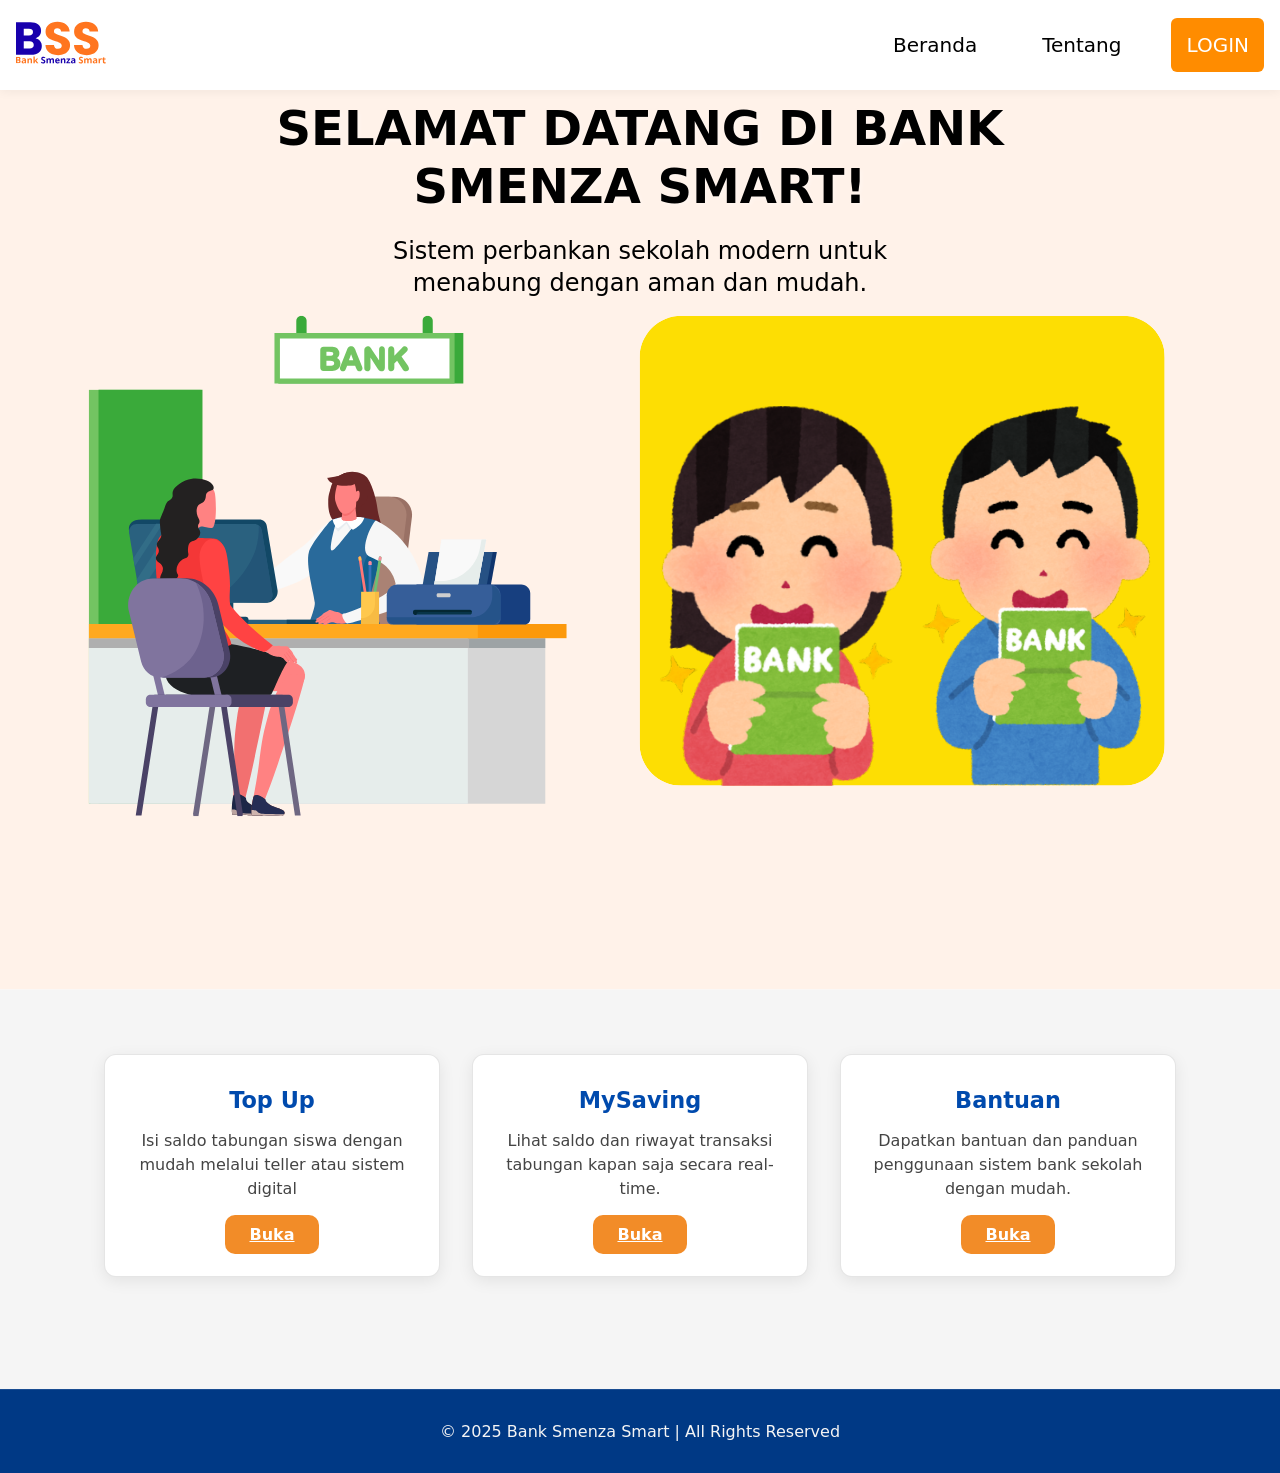
<file: index.html>
<!DOCTYPE html>
<html lang="id">

<head>
    <meta charset="UTF-8">
    <meta name="viewport" content="width=device-width, initial-scale=1.0">
    <title>Bank Smenza Smart</title>
    <link rel="stylesheet" href="dashbs.css">
</head>

<body>
    <!-- Navigation -->
<nav>
    <img src="img/BSS (1).svg" alt="Logo Bank Smenza Smart" class="logo">
    <div class="nav-links">
        <a href="dashboard.html">Beranda</a>
        <a href="tentan.html">Tentang</a>
        <a href="loginn.html" class="login-btn">LOGIN</a>
    </div>
</nav>

    <!-- Hero Section -->
    <section class="hero" id="home">
        <h3>SELAMAT DATANG DI BANK<br>SMENZA SMART!</h3>
        <p>Sistem perbankan sekolah modern untuk menabung dengan aman dan mudah.</p>
    </section>

    <!-- Features Section -->
    <section class="features">
        <div class="feature-card">
            <div class="feature-header">
                <h3>Top Up</h3>
            </div>
            <p>Isi saldo tabungan siswa dengan mudah melalui teller atau sistem digital</p>
            <a href="loginn.html" class="feature-btn">Buka</a>
        </div>

        <div class="feature-card">
            <div class="feature-header">
                <h3>MySaving</h3>
            </div>
            <p>Lihat saldo dan riwayat transaksi tabungan kapan saja secara real-time.</p>
            <a href="loginn.html" class="feature-btn">Buka</a>
        </div>

        <div class="feature-card">
            <div class="feature-header">
                <h3>Bantuan</h3>
            </div>
            <p>Dapatkan bantuan dan panduan penggunaan sistem bank sekolah dengan mudah.</p>
            <a href="help.html" class="feature-btn">Buka</a>
        </div>
    </section>

    <!-- Footer -->
    <footer>
        <p>&copy; 2025 Bank Smenza Smart | All Rights Reserved</p>
    </footer>

    <script src="dashbu.js"></script>
</body>


</html>
</file>
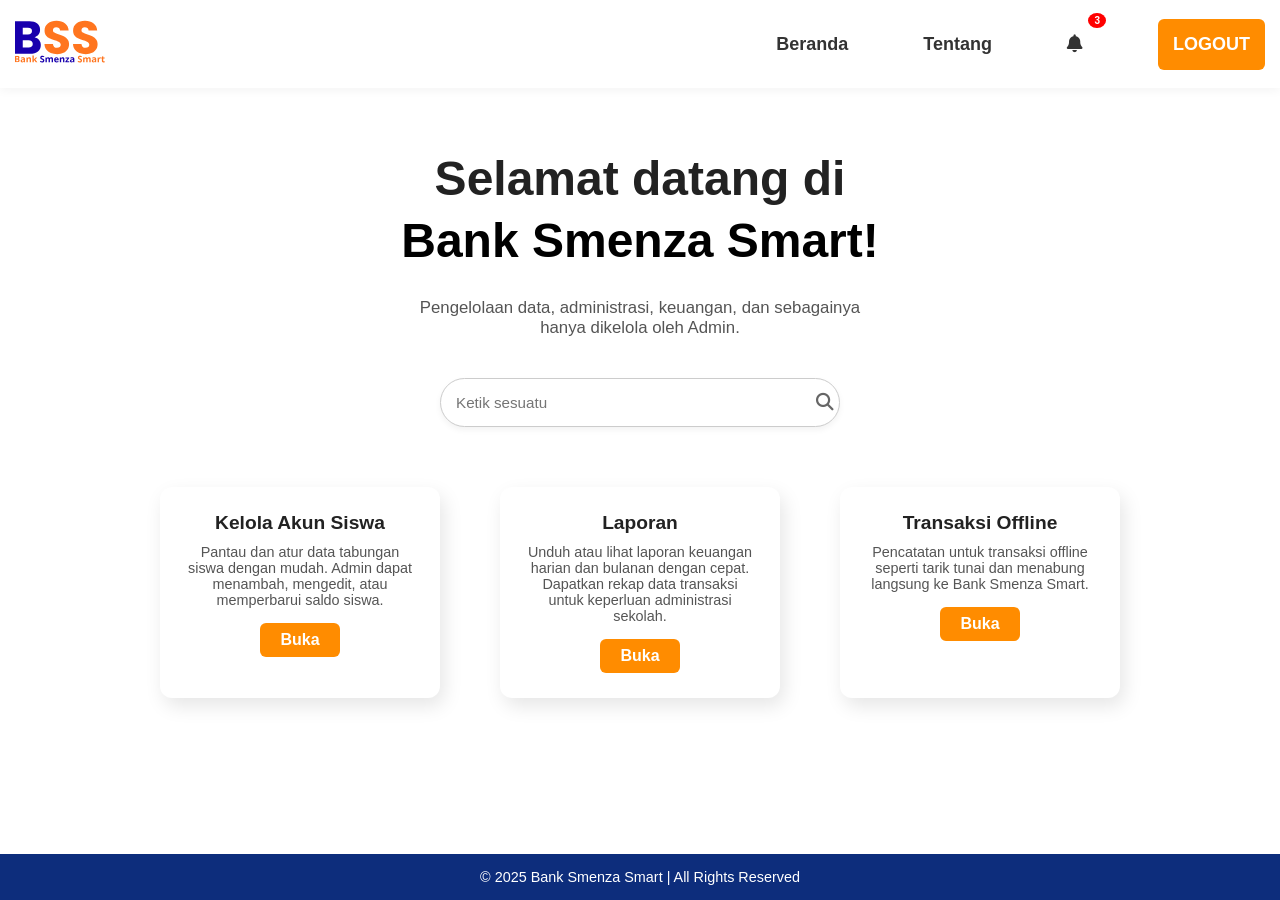
<file: dashad.html>
<!DOCTYPE html>
<html lang="id">

<head>
    <meta charset="UTF-8">
    <meta name="viewport" content="width=device-width, initial-scale=1.0">
    <title>Bank Smenza Smart | Admin</title>
    <link rel="stylesheet" href="dashadsty.css">
    <link rel="stylesheet" href="https://cdnjs.cloudflare.com/ajax/libs/font-awesome/6.5.0/css/all.min.css">
</head>

<body>
    <!-- Navbar -->
    <nav>
     <img src="img/BSS (1).svg" alt="Logo Bank Smenza Smart" class="logo">
        <div class="nav-links">
            <a href="dashad.html">Beranda</a>
            <a href="tentanlo.html">Tentang</a>
            <a href="noti.html" class="notif-icon">
                <i class="fas fa-bell"></i>
                <span class="notif-badge">3</span> 
            </a>
            <a href="index.html" class="logout-btn">LOGOUT</a>
        </div>
    </nav>

    <!-- Hero Section -->
    <section class="hero fade-in">
        <h1 class="fade-in fade-delay-1">Selamat datang di <br><span>Bank Smenza Smart!</span></h1>
        <p class="fade-in fade-delay-2">
            Pengelolaan data, administrasi, keuangan, dan sebagainya <br> hanya dikelola oleh Admin.
        </p>

        <div class="search-bar fade-in fade-delay-3">
            <input type="text" placeholder="Ketik sesuatu">
            <button><i class="fa fa-search"></i></button>
        </div>

        <div class="cards fade-in fade-delay-3">
            <div class="card fade-in fade-delay-2">
                <h3>Kelola Akun Siswa</h3>
                <p>Pantau dan atur data tabungan siswa dengan mudah. Admin dapat menambah, mengedit, atau memperbarui
                    saldo siswa.</p>
                <a href="kelolaas.html" class="card-btn">Buka</a>
            </div>

            <div class="card fade-in fade-delay-3">
                <h3>Laporan</h3>
                <p>Unduh atau lihat laporan keuangan harian dan bulanan dengan cepat. Dapatkan rekap data transaksi
                    untuk keperluan administrasi sekolah.</p>
                <a href="lapo.html" class="card-btn">Buka</a>
            </div>
            <div class="card fade-in fade-delay-3">
                <h3>Transaksi Offline</h3>
                <p>Pencatatan untuk transaksi offline seperti tarik tunai dan menabung langsung ke Bank Smenza Smart.</p>
                <a href="tsoff.html" class="card-btn">Buka</a>
            </div>
        </div>
    </section>

    <!-- Footer -->
    <footer>
        <p>© 2025 Bank Smenza Smart | All Rights Reserved</p>
    </footer>

    <script>
        const faders = document.querySelectorAll('.fade-in');
        const appearOptions = {
            threshold: 0.2,
            rootMargin: "0px 0px -50px 0px"
        };

        const appearOnScroll = new IntersectionObserver(function (entries, observer) {
            entries.forEach(entry => {
                if (!entry.isIntersecting) return;
                entry.target.classList.add('appear');
                observer.unobserve(entry.target);
            });
        }, appearOptions);

        faders.forEach(fader => {
            appearOnScroll.observe(fader);
        });
    </script>
</body>


</html>
</file>
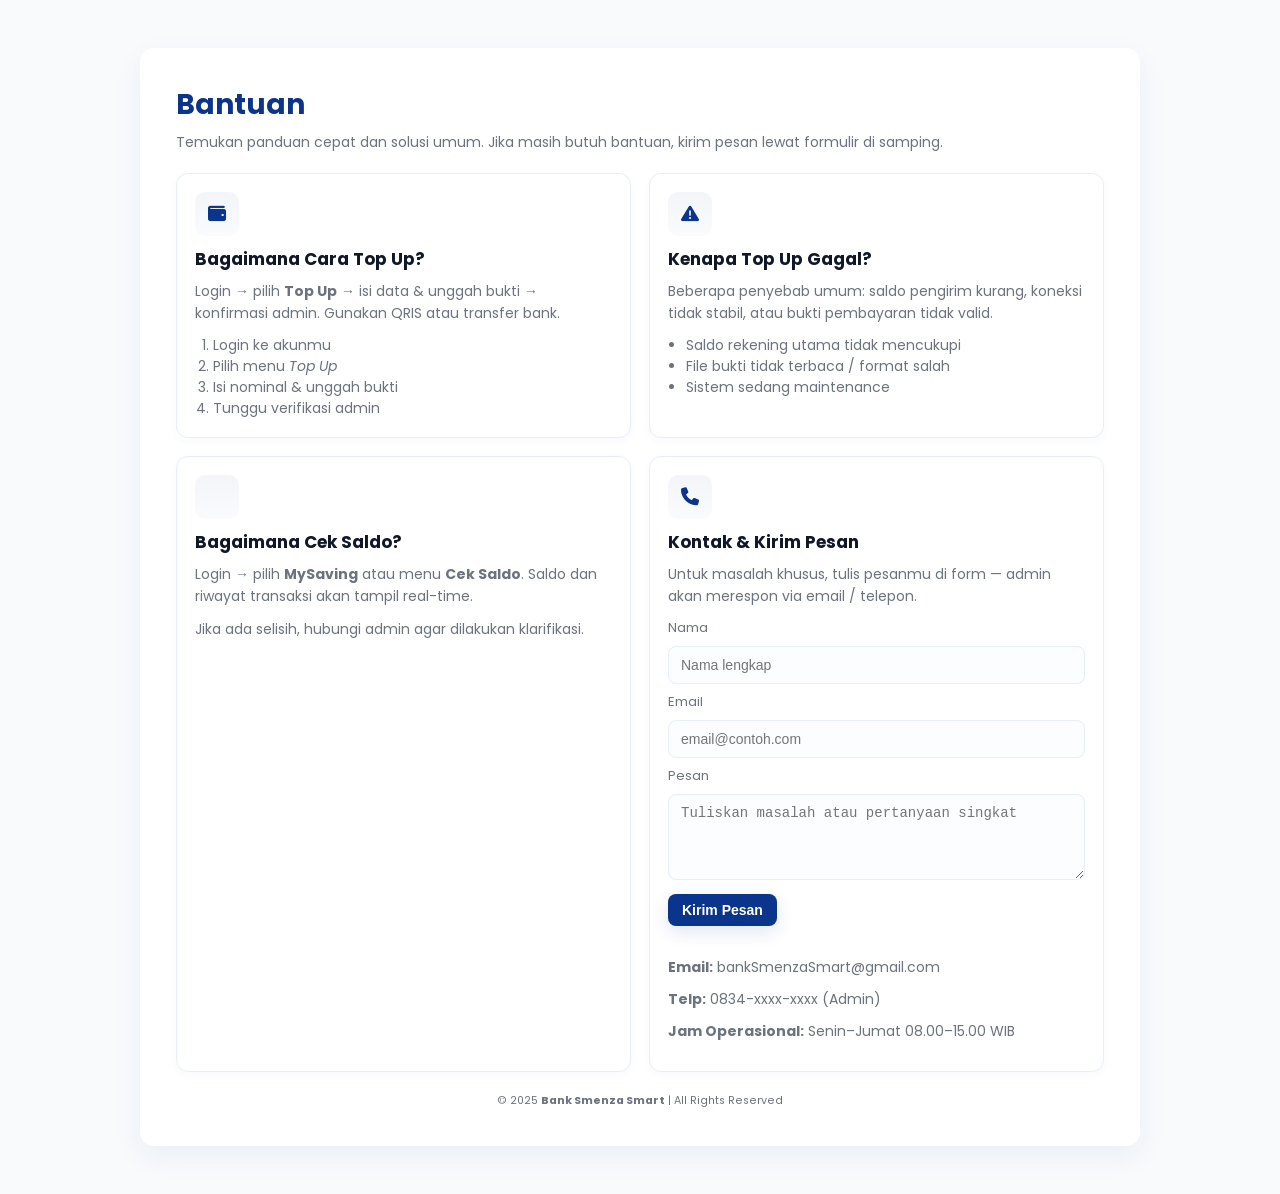
<file: help.html>
<!DOCTYPE html>
<html lang="id">

<head>
    <meta charset="utf-8" />
    <meta name="viewport" content="width=device-width,initial-scale=1" />
    <title>Bantuan | Bank Smenza Smart</title>

    <!-- Poppins + FontAwesome -->
    <link href="https://fonts.googleapis.com/css2?family=Poppins:wght@300;400;600;700&display=swap" rel="stylesheet">
    <link rel="stylesheet" href="https://cdnjs.cloudflare.com/ajax/libs/font-awesome/6.4.2/css/all.min.css">
    <link rel="stylesheet" href="helpsty.css">
</head>

<body>
    <main class="page">
        <div class="container">
            <header class="page-header">
                <h1>Bantuan</h1>
                <p class="lead">Temukan panduan cepat dan solusi umum. Jika masih butuh bantuan, kirim pesan lewat
                    formulir di samping.</p>
            </header>

            <section class="help-area">
                <!-- Grid dua kolom -->
                <div class="cards">
                    <article class="card">
                        <div class="icon"><i class="fa-solid fa-wallet"></i></div>
                        <h3>Bagaimana Cara Top Up?</h3>
                        <p>Login → pilih <strong>Top Up</strong> → isi data & unggah bukti → konfirmasi admin. Gunakan
                            QRIS atau transfer bank.</p>
                        <ol class="steps">
                            <li>Login ke akunmu</li>
                            <li>Pilih menu <em>Top Up</em></li>
                            <li>Isi nominal & unggah bukti</li>
                            <li>Tunggu verifikasi admin</li>
                        </ol>
                    </article>

                    <article class="card">
                        <div class="icon warning"><i class="fa-solid fa-triangle-exclamation"></i></div>
                        <h3>Kenapa Top Up Gagal?</h3>
                        <p>Beberapa penyebab umum: saldo pengirim kurang, koneksi tidak stabil, atau bukti pembayaran
                            tidak valid.</p>
                        <ul class="reasons">
                            <li>Saldo rekening utama tidak mencukupi</li>
                            <li>File bukti tidak terbaca / format salah</li>
                            <li>Sistem sedang maintenance</li>
                        </ul>
                    </article>

                    <article class="card">
                        <div class="icon"><i class="fa-solid fa-wallet-money"></i></div>
                        <h3>Bagaimana Cek Saldo?</h3>
                        <p>Login → pilih <strong>MySaving</strong> atau menu <strong>Cek Saldo</strong>. Saldo dan
                            riwayat transaksi akan tampil real-time.</p>
                        <p class="note">Jika ada selisih, hubungi admin agar dilakukan klarifikasi.</p>
                    </article>

                    <article class="card contact-card">
                        <div class="icon contact"><i class="fa-solid fa-phone"></i></div>
                        <h3>Kontak & Kirim Pesan</h3>
                        <p>Untuk masalah khusus, tulis pesanmu di form — admin akan merespon via email / telepon.</p>

                        <!-- form kecil -->
                        <form id="contactForm" class="contact-form" novalidate>
                            <label for="nama">Nama</label>
                            <input id="nama" name="nama" type="text" placeholder="Nama lengkap" required>

                            <label for="email">Email</label>
                            <input id="email" name="email" type="email" placeholder="email@contoh.com" required>

                            <label for="pesan">Pesan</label>
                            <textarea id="pesan" name="pesan" rows="4"
                                placeholder="Tuliskan masalah atau pertanyaan singkat" required></textarea>

                            <div class="form-actions">
                                <button type="submit" class="btn primary">Kirim Pesan</button>
                            </div>

                            <p id="formFeedback" class="feedback" aria-live="polite"></p>
                        </form>

                        <div class="contact-info">
                            <p><strong>Email:</strong> bankSmenzaSmart@gmail.com</p>
                            <p><strong>Telp:</strong> 0834-xxxx-xxxx (Admin)</p>
                            <p><strong>Jam Operasional:</strong> Senin–Jumat 08.00–15.00 WIB</p>
                        </div>
                    </article>
                </div>
            </section>

            <footer class="page-footer">
                <small>© 2025 <strong>Bank Smenza Smart</strong> | All Rights Reserved</small>
            </footer>
        </div>
    </main>
   <script src="helpp.js"></script>
</body>

</html>
</file>
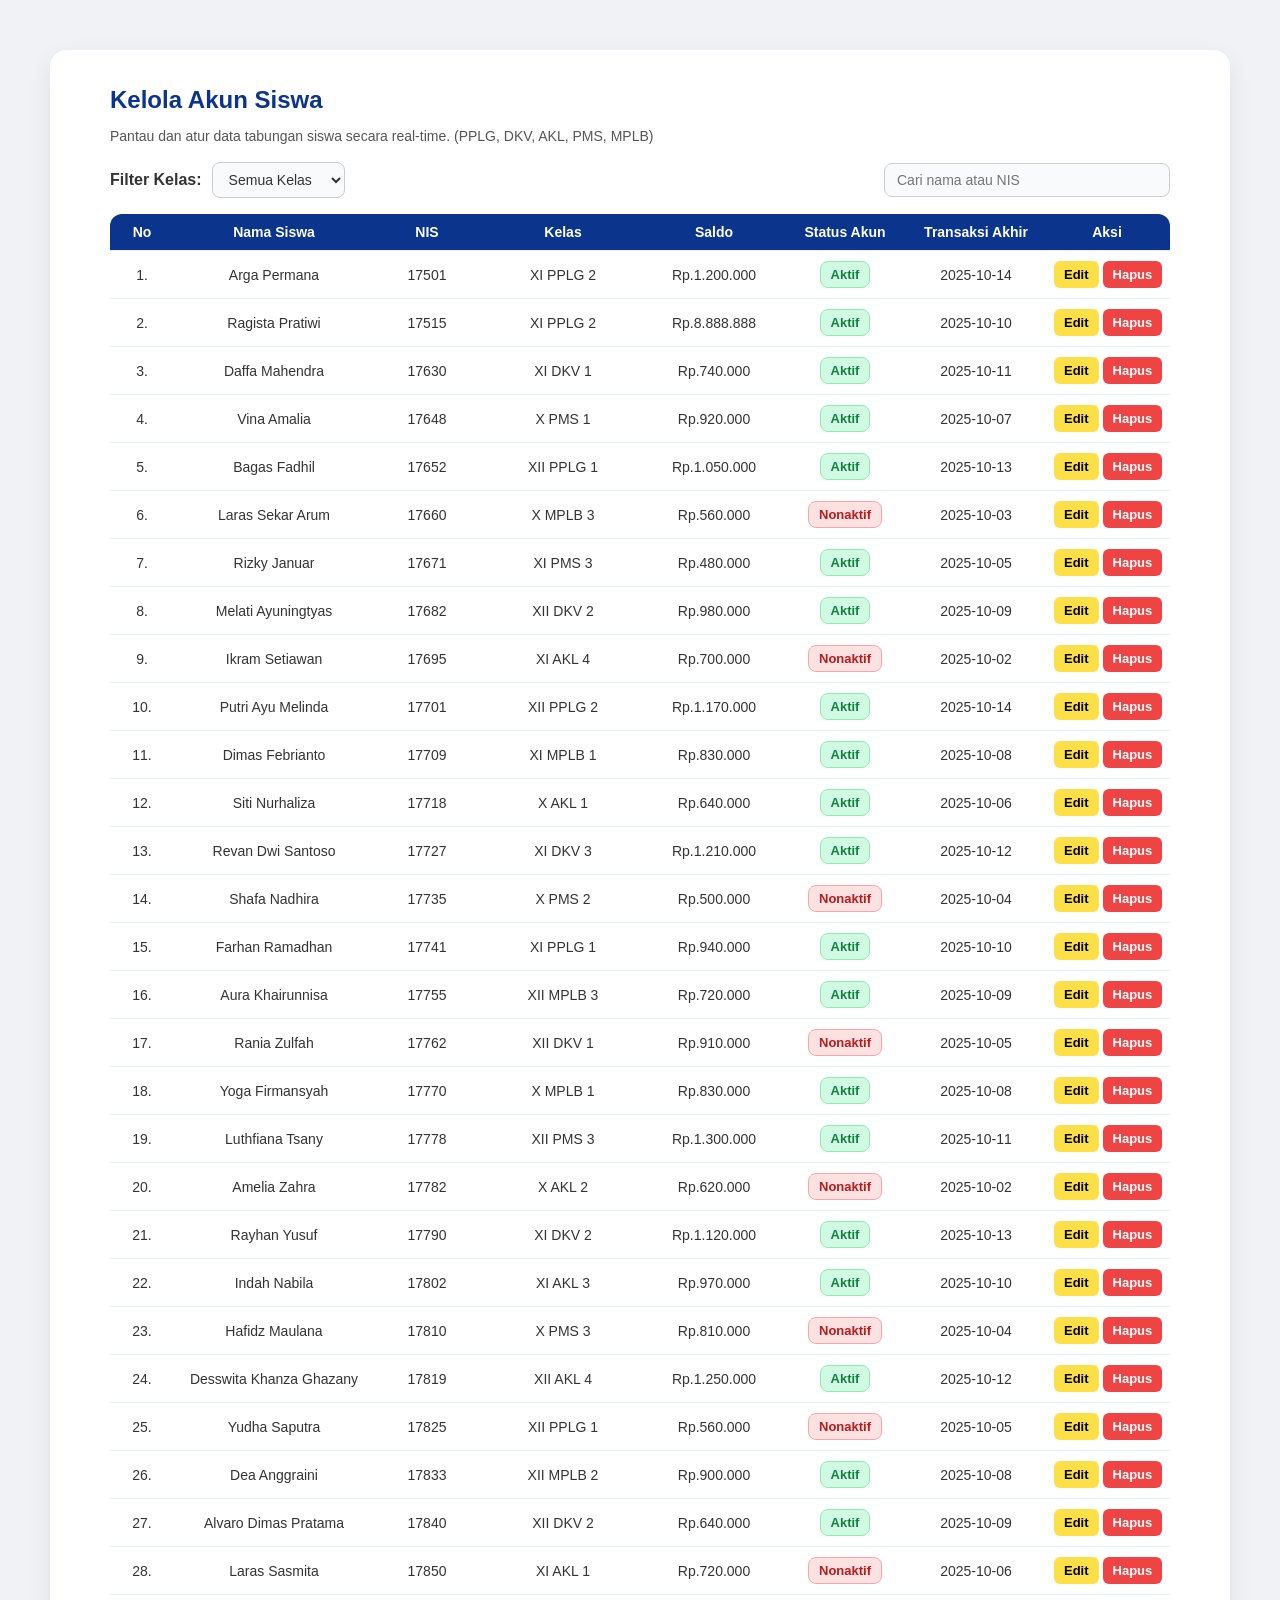
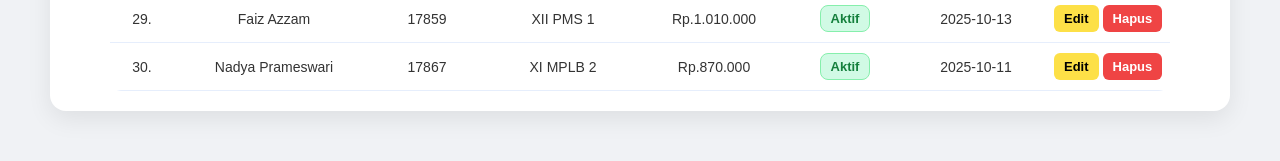
<file: kelolaas.html>
<!DOCTYPE html>
<html lang="id">

<head>
    <meta charset="utf-8" />
    <meta name="viewport" content="width=device-width,initial-scale=1" />
    <title>Kelola Akun Siswa - BSS</title>
    <link rel="stylesheet" href="kelolasty.css">
</head>
<body>
    <div class="container">
        <h1>Kelola Akun Siswa</h1>
        <p class="subtitle">Pantau dan atur data tabungan siswa secara real-time. (PPLG, DKV, AKL, PMS, MPLB)</p>

        <!-- Filter + Search -->
        <div class="filter-search">
            <div class="filter-left">
                <label for="filterKelas">Filter Kelas:</label>
                <select id="filterKelas">
                    <option value="all">Semua Kelas</option>

                    <optgroup label="PPLG">
                        <option value="X PPLG 1">X PPLG 1</option>
                        <option value="X PPLG 2">X PPLG 2</option>
                        <option value="XI PPLG 1">XI PPLG 1</option>
                        <option value="XI PPLG 2">XI PPLG 2</option>
                        <option value="XII PPLG 1">XII PPLG 1</option>
                        <option value="XII PPLG 2">XII PPLG 2</option>
                    </optgroup>

                    <optgroup label="DKV">
                        <option value="X DKV 1">X DKV 1</option>
                        <option value="X DKV 2">X DKV 2</option>
                        <option value="XI DKV 1">XI DKV 1</option>
                        <option value="XI DKV 2">XI DKV 2</option>
                        <option value="XI DKV 3">XI DKV 3</option>
                        <option value="XII DKV 1">XII DKV 1</option>
                        <option value="XII DKV 2">XII DKV 2</option>
                    </optgroup>

                    <optgroup label="AKL">
                        <option value="X AKL 1">X AKL 1</option>
                        <option value="X AKL 2">X AKL 2</option>
                        <option value="XI AKL 1">XI AKL 1</option>
                        <option value="XI AKL 2">XI AKL 2</option>
                        <option value="XI AKL 3">XI AKL 3</option>
                        <option value="XII AKL 1">XII AKL 1</option>
                        <option value="XII AKL 2">XII AKL 2</option>
                    </optgroup>

                    <optgroup label="PMS">
                        <option value="X PMS 1">X PMS 1</option>
                        <option value="X PMS 2">X PMS 2</option>
                        <option value="XI PMS 1">XI PMS 1</option>
                        <option value="XI PMS 2">XI PMS 2</option>
                        <option value="XII PMS 1">XII PMS 1</option>
                        <option value="XII PMS 2">XII PMS 2</option>
                    </optgroup>

                    <optgroup label="MPLB">
                        <option value="X MPLB 1">X MPLB 1</option>
                        <option value="X MPLB 2">X MPLB 2</option>
                        <option value="XI MPLB 1">XI MPLB 1</option>
                        <option value="XI MPLB 2">XI MPLB 2</option>
                        <option value="XII MPLB 1">XII MPLB 1</option>
                        <option value="XII MPLB 2">XII MPLB 2</option>
                    </optgroup>

                </select>
            </div>

            <div class="search-container">
                <input type="text" id="search" placeholder="Cari nama atau NIS" />
            </div>
        </div>

        <!-- Tabel -->
        <table id="dataTable" aria-describedby="Daftar 60 siswa">
            <thead>
                <tr>
                    <th style="width:48px">No</th>
                    <th>Nama Siswa</th>
                    <th style="width:90px">NIS</th>
                    <th style="width:150px">Kelas</th>
                    <th style="width:120px">Saldo</th>
                    <th style="width:110px">Status Akun</th>
                    <th style="width:120px">Transaksi Akhir</th>
                    <th style="width:110px">Aksi</th>
                </tr>
            </thead>
        <tbody>
            <tr>
                <td>1.</td>
                <td>Arga Permana</td>
                <td>17501</td>
                <td>XI PPLG 2</td>
                <td>Rp.1.200.000</td>
                <td><span class="status aktif">Aktif</span></td>
                <td>2025-10-14</td>
                <td><button class="edit">Edit</button><button class="hapus">Hapus</button></td>
            </tr>
            <tr>
                <td>2.</td>
                <td>Ragista Pratiwi</td>
                <td>17515</td>
                <td>XI PPLG 2</td>
                <td>Rp.8.888.888</td>
                <td><span class="status aktif">Aktif</span></td>
                <td>2025-10-10</td>
                <td><button class="edit">Edit</button><button class="hapus">Hapus</button></td>
            </tr>
            <tr>
                <td>3.</td>
                <td>Daffa Mahendra</td>
                <td>17630</td>
                <td>XI DKV 1</td>
                <td>Rp.740.000</td>
                <td><span class="status aktif">Aktif</span></td>
                <td>2025-10-11</td>
                <td><button class="edit">Edit</button><button class="hapus">Hapus</button></td>
            </tr>
            <tr>
                <td>4.</td>
                <td>Vina Amalia</td>
                <td>17648</td>
                <td>X PMS 1</td>
                <td>Rp.920.000</td>
                <td><span class="status aktif">Aktif</span></td>
                <td>2025-10-07</td>
                <td><button class="edit">Edit</button><button class="hapus">Hapus</button></td>
            </tr>
            <tr>
                <td>5.</td>
                <td>Bagas Fadhil</td>
                <td>17652</td>
                <td>XII PPLG 1</td>
                <td>Rp.1.050.000</td>
                <td><span class="status aktif">Aktif</span></td>
                <td>2025-10-13</td>
                <td><button class="edit">Edit</button><button class="hapus">Hapus</button></td>
            </tr>
            <tr>
                <td>6.</td>
                <td>Laras Sekar Arum</td>
                <td>17660</td>
                <td>X MPLB 3</td>
                <td>Rp.560.000</td>
                <td><span class="status nonaktif">Nonaktif</span></td>
                <td>2025-10-03</td>
                <td><button class="edit">Edit</button><button class="hapus">Hapus</button></td>
            </tr>
            <tr>
                <td>7.</td>
                <td>Rizky Januar</td>
                <td>17671</td>
                <td>XI PMS 3</td>
                <td>Rp.480.000</td>
                <td><span class="status aktif">Aktif</span></td>
                <td>2025-10-05</td>
                <td><button class="edit">Edit</button><button class="hapus">Hapus</button></td>
            </tr>
            <tr>
                <td>8.</td>
                <td>Melati Ayuningtyas</td>
                <td>17682</td>
                <td>XII DKV 2</td>
                <td>Rp.980.000</td>
                <td><span class="status aktif">Aktif</span></td>
                <td>2025-10-09</td>
                <td><button class="edit">Edit</button><button class="hapus">Hapus</button></td>
            </tr>
            <tr>
                <td>9.</td>
                <td>Ikram Setiawan</td>
                <td>17695</td>
                <td>XI AKL 4</td>
                <td>Rp.700.000</td>
                <td><span class="status nonaktif">Nonaktif</span></td>
                <td>2025-10-02</td>
                <td><button class="edit">Edit</button><button class="hapus">Hapus</button></td>
            </tr>
            <tr>
                <td>10.</td>
                <td>Putri Ayu Melinda</td>
                <td>17701</td>
                <td>XII PPLG 2</td>
                <td>Rp.1.170.000</td>
                <td><span class="status aktif">Aktif</span></td>
                <td>2025-10-14</td>
                <td><button class="edit">Edit</button><button class="hapus">Hapus</button></td>
            </tr>
            <tr>
                <td>11.</td>
                <td>Dimas Febrianto</td>
                <td>17709</td>
                <td>XI MPLB 1</td>
                <td>Rp.830.000</td>
                <td><span class="status aktif">Aktif</span></td>
                <td>2025-10-08</td>
                <td><button class="edit">Edit</button><button class="hapus">Hapus</button></td>
            </tr>
            <tr>
                <td>12.</td>
                <td>Siti Nurhaliza</td>
                <td>17718</td>
                <td>X AKL 1</td>
                <td>Rp.640.000</td>
                <td><span class="status aktif">Aktif</span></td>
                <td>2025-10-06</td>
                <td><button class="edit">Edit</button><button class="hapus">Hapus</button></td>
            </tr>
            <tr>
                <td>13.</td>
                <td>Revan Dwi Santoso</td>
                <td>17727</td>
                <td>XI DKV 3</td>
                <td>Rp.1.210.000</td>
                <td><span class="status aktif">Aktif</span></td>
                <td>2025-10-12</td>
                <td><button class="edit">Edit</button><button class="hapus">Hapus</button></td>
            </tr>
            <tr>
                <td>14.</td>
                <td>Shafa Nadhira</td>
                <td>17735</td>
                <td>X PMS 2</td>
                <td>Rp.500.000</td>
                <td><span class="status nonaktif">Nonaktif</span></td>
                <td>2025-10-04</td>
                <td><button class="edit">Edit</button><button class="hapus">Hapus</button></td>
            </tr>
            <tr>
                <td>15.</td>
                <td>Farhan Ramadhan</td>
                <td>17741</td>
                <td>XI PPLG 1</td>
                <td>Rp.940.000</td>
                <td><span class="status aktif">Aktif</span></td>
                <td>2025-10-10</td>
                <td><button class="edit">Edit</button><button class="hapus">Hapus</button></td>
            </tr>
            <tr>
                <td>16.</td>
                <td>Aura Khairunnisa</td>
                <td>17755</td>
                <td>XII MPLB 3</td>
                <td>Rp.720.000</td>
                <td><span class="status aktif">Aktif</span></td>
                <td>2025-10-09</td>
                <td><button class="edit">Edit</button><button class="hapus">Hapus</button></td>
            </tr>
            <tr>
                <td>17.</td>
                <td>Rania Zulfah</td>
                <td>17762</td>
                <td>XII DKV 1</td>
                <td>Rp.910.000</td>
                <td><span class="status nonaktif">Nonaktif</span></td>
                <td>2025-10-05</td>
                <td><button class="edit">Edit</button><button class="hapus">Hapus</button></td>
            </tr>
            <tr>
                <td>18.</td>
                <td>Yoga Firmansyah</td>
                <td>17770</td>
                <td>X MPLB 1</td>
                <td>Rp.830.000</td>
                <td><span class="status aktif">Aktif</span></td>
                <td>2025-10-08</td>
                <td><button class="edit">Edit</button><button class="hapus">Hapus</button></td>
            </tr>
            <tr>
                <td>19.</td>
                <td>Luthfiana Tsany</td>
                <td>17778</td>
                <td>XII PMS 3</td>
                <td>Rp.1.300.000</td>
                <td><span class="status aktif">Aktif</span></td>
                <td>2025-10-11</td>
                <td><button class="edit">Edit</button><button class="hapus">Hapus</button></td>
            </tr>
            <tr>
                <td>20.</td>
                <td>Amelia Zahra</td>
                <td>17782</td>
                <td>X AKL 2</td>
                <td>Rp.620.000</td>
                <td><span class="status nonaktif">Nonaktif</span></td>
                <td>2025-10-02</td>
                <td><button class="edit">Edit</button><button class="hapus">Hapus</button></td>
            </tr>
            <tr>
                <td>21.</td>
                <td>Rayhan Yusuf</td>
                <td>17790</td>
                <td>XI DKV 2</td>
                <td>Rp.1.120.000</td>
                <td><span class="status aktif">Aktif</span></td>
                <td>2025-10-13</td>
                <td><button class="edit">Edit</button><button class="hapus">Hapus</button></td>
            </tr>
            <tr>
                <td>22.</td>
                <td>Indah Nabila</td>
                <td>17802</td>
                <td>XI AKL 3</td>
                <td>Rp.970.000</td>
                <td><span class="status aktif">Aktif</span></td>
                <td>2025-10-10</td>
                <td><button class="edit">Edit</button><button class="hapus">Hapus</button></td>
            </tr>
            <tr>
                <td>23.</td>
                <td>Hafidz Maulana</td>
                <td>17810</td>
                <td>X PMS 3</td>
                <td>Rp.810.000</td>
                <td><span class="status nonaktif">Nonaktif</span></td>
                <td>2025-10-04</td>
                <td><button class="edit">Edit</button><button class="hapus">Hapus</button></td>
            </tr>
            <tr>
                <td>24.</td>
                <td>Desswita Khanza Ghazany</td>
                <td>17819</td>
                <td>XII AKL 4</td>
                <td>Rp.1.250.000</td>
                <td><span class="status aktif">Aktif</span></td>
                <td>2025-10-12</td>
                <td><button class="edit">Edit</button><button class="hapus">Hapus</button></td>
            </tr>
            <tr>
                <td>25.</td>
                <td>Yudha Saputra</td>
                <td>17825</td>
                <td>XII PPLG 1</td>
                <td>Rp.560.000</td>
                <td><span class="status nonaktif">Nonaktif</span></td>
                <td>2025-10-05</td>
                <td><button class="edit">Edit</button><button class="hapus">Hapus</button></td>
            </tr>
            <tr>
                <td>26.</td>
                <td>Dea Anggraini</td>
                <td>17833</td>
                <td>XII MPLB 2</td>
                <td>Rp.900.000</td>
                <td><span class="status aktif">Aktif</span></td>
                <td>2025-10-08</td>
                <td><button class="edit">Edit</button><button class="hapus">Hapus</button></td>
            </tr>
            <tr>
                <td>27.</td>
                <td>Alvaro Dimas Pratama</td>
                <td>17840</td>
                <td>XII DKV 2</td>
                <td>Rp.640.000</td>
                <td><span class="status aktif">Aktif</span></td>
                <td>2025-10-09</td>
                <td><button class="edit">Edit</button><button class="hapus">Hapus</button></td>
            </tr>
            <tr>
                <td>28.</td>
                <td>Laras Sasmita</td>
                <td>17850</td>
                <td>XI AKL 1</td>
                <td>Rp.720.000</td>
                <td><span class="status nonaktif">Nonaktif</span></td>
                <td>2025-10-06</td>
                <td><button class="edit">Edit</button><button class="hapus">Hapus</button></td>
            </tr>
            <tr>
                <td>29.</td>
                <td>Faiz Azzam</td>
                <td>17859</td>
                <td>XII PMS 1</td>
                <td>Rp.1.010.000</td>
                <td><span class="status aktif">Aktif</span></td>
                <td>2025-10-13</td>
                <td><button class="edit">Edit</button><button class="hapus">Hapus</button></td>
            </tr>
            <tr>
                <td>30.</td>
                <td>Nadya Prameswari</td>
                <td>17867</td>
                <td>XI MPLB 2</td>
                <td>Rp.870.000</td>
                <td><span class="status aktif">Aktif</span></td>
                <td>2025-10-11</td>
                <td><button class="edit">Edit</button><button class="hapus">Hapus</button></td>
            </tr>
        </tbody>

        </table>
    </div>
    <script src="kelolaf.js"></script>
</body>

</html>
</file>
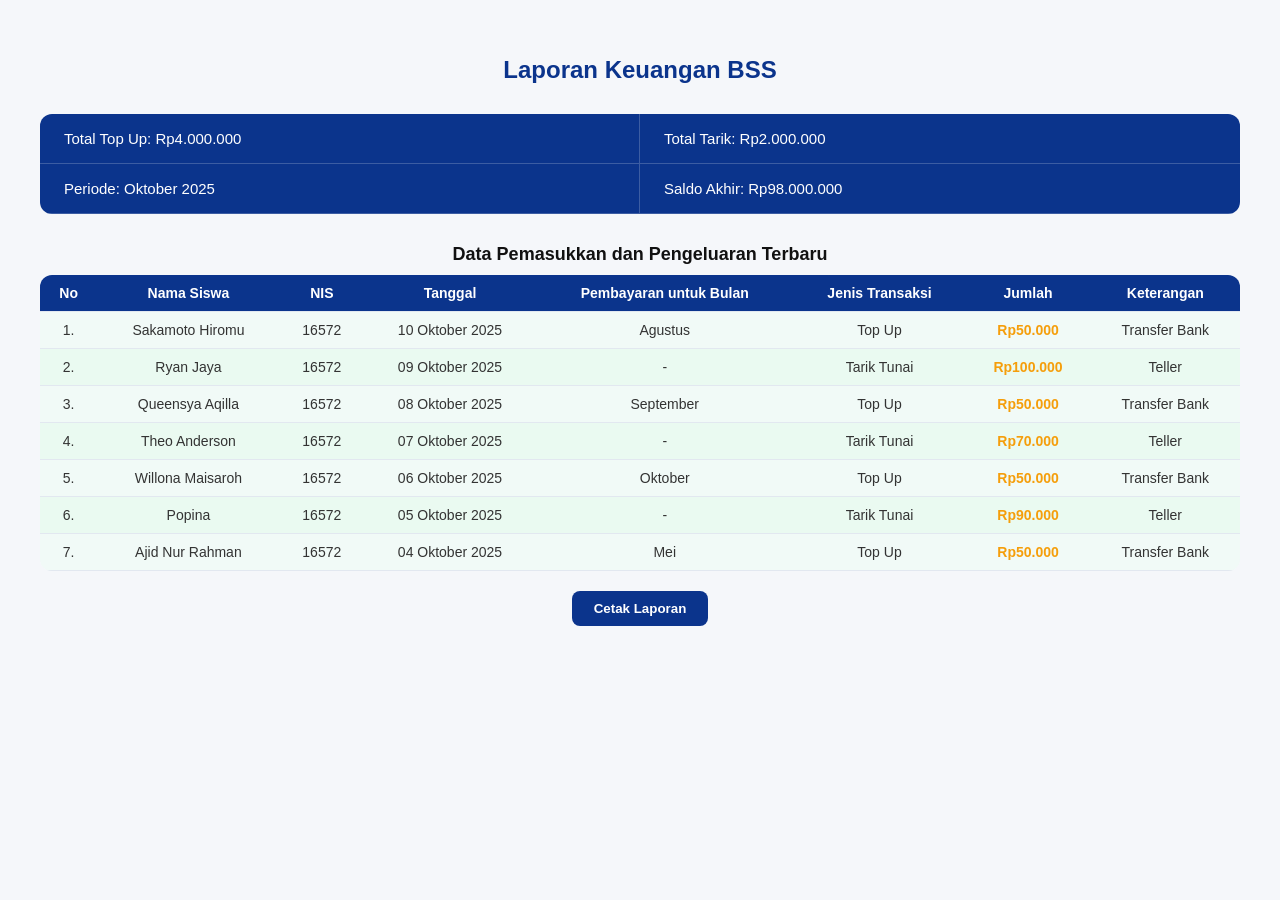
<file: lapo.html>
<!DOCTYPE html>
<html lang="id">

<head>
    <meta charset="UTF-8" />
    <meta name="viewport" content="width=device-width, initial-scale=1.0" />
    <title>Laporan Keuangan BSS</title>
    <link rel="stylesheet" href="lapoo.css">
</head>

<body>
    <div>
        <h1>Laporan Keuangan BSS</h1>

        <div class="info-box">
            <div class="info-item">Total Top Up: Rp4.000.000</div>
            <div class="info-item">Total Tarik: Rp2.000.000</div>
            <div class="info-item">Periode: Oktober 2025</div>
            <div class="info-item">Saldo Akhir: Rp98.000.000</div>
        </div>

        <h2>Data Pemasukkan dan Pengeluaran Terbaru</h2>

        <table>
            <thead>
                <tr>
                    <th>No</th>
                    <th>Nama Siswa</th>
                    <th>NIS</th>
                    <th>Tanggal</th>
                    <th>Pembayaran untuk Bulan</th>
                    <th>Jenis Transaksi</th>
                    <th>Jumlah</th>
                    <th>Keterangan</th>
                </tr>
            </thead>
            <tbody>
                <tr>
                    <td>1.</td>
                    <td>Sakamoto Hiromu</td>
                    <td>16572</td>
                    <td>10 Oktober 2025</td>
                    <td>Agustus</td>
                    <td>Top Up</td>
                    <td class="amount">Rp50.000</td>
                    <td>Transfer Bank</td>
                </tr>
                <tr>
                    <td>2.</td>
                    <td>Ryan Jaya</td>
                    <td>16572</td>
                    <td>09 Oktober 2025</td>
                    <td>-</td>
                    <td>Tarik Tunai</td>
                    <td class="amount">Rp100.000</td>
                    <td>Teller</td>
                </tr>
                <tr>
                    <td>3.</td>
                    <td>Queensya Aqilla</td>
                    <td>16572</td>
                    <td>08 Oktober 2025</td>
                    <td>September</td>
                    <td>Top Up</td>
                    <td class="amount">Rp50.000</td>
                    <td>Transfer Bank</td>
                </tr>
                <tr>
                    <td>4.</td>
                    <td>Theo Anderson</td>
                    <td>16572</td>
                    <td>07 Oktober 2025</td>
                    <td>-</td>
                    <td>Tarik Tunai</td>
                    <td class="amount">Rp70.000</td>
                    <td>Teller</td>
                </tr>
                <tr>
                    <td>5.</td>
                    <td>Willona Maisaroh</td>
                    <td>16572</td>
                    <td>06 Oktober 2025</td>
                    <td>Oktober</td>
                    <td>Top Up</td>
                    <td class="amount">Rp50.000</td>
                    <td>Transfer Bank</td>
                </tr>
                <tr>
                    <td>6.</td>
                    <td>Popina</td>
                    <td>16572</td>
                    <td>05 Oktober 2025</td>
                    <td>-</td>
                    <td>Tarik Tunai</td>
                    <td class="amount">Rp90.000</td>
                    <td>Teller</td>
                </tr>
                <tr>
                    <td>7.</td>
                    <td>Ajid Nur Rahman</td>
                    <td>16572</td>
                    <td>04 Oktober 2025</td>
                    <td>Mei</td>
                    <td>Top Up</td>
                    <td class="amount">Rp50.000</td>
                    <td>Transfer Bank</td>
                </tr>
            </tbody>
        </table>
        <button class="print-btn" onclick="window.print()">Cetak Laporan</button>
    </div>
</body>

</html>
</file>
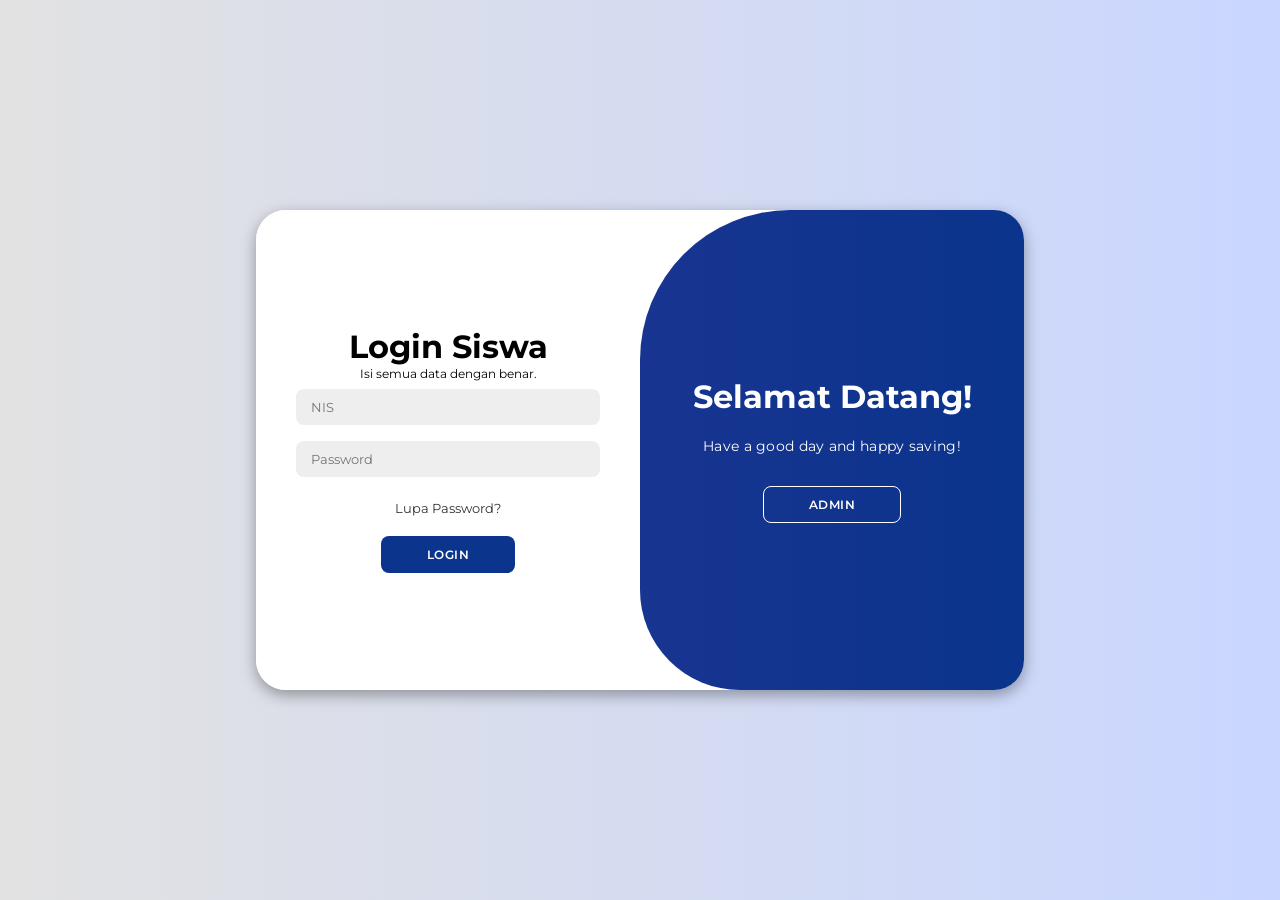
<file: loginn.html>
<!DOCTYPE html>
<html lang="en">

<head>
    <meta charset="UTF-8">
    <meta name="viewport" content="width=device-width, initial-scale=1.0">
    <link rel="stylesheet" href="https://cdnjs.cloudflare.com/ajax/libs/font-awesome/6.4.2/css/all.min.css">
    <link rel="stylesheet" href="login.css">
    <title>Login Page | Bank Smenza Smart</title>
</head>

<body>

    <div class="container" id="container">
        <div class="form-container sign-up">
            <form>
                <h1>Login Admin</h1>
                <span>Isi semua data dengan benar.</span>
                <input type="text" placeholder="Nama">
                <input type="email" placeholder="NIP">
                <input type="password" placeholder="Password">
                <button type="button" onclick="window.location.href='dashad.html'">Sign in</button>
            </form>
        </div>
        <div class="form-container sign-in">
            <form>
                <h1>Login Siswa</h1>
                <span>Isi semua data dengan benar.</span>
                <input type="text" placeholder="NIS">
                <input type="password" placeholder="Password">
                <a href="help.html">Lupa Password?</a>
                <button type="button" onclick="window.location.href='dashst.html'">Login</button>

            </form>
        </div>
        <div class="toggle-container">
            <div class="toggle">
                <div class="toggle-panel toggle-left">
                    <h1>Halo, Admin!</h1>
                    <p>Portal Admin Bank Smenza Smart.
                    Login untuk memantau data siswa, transaksi, dan laporan keuangan sekolah</p>
                    <button class="hidden" id="login">Siswa</button>
                </div>
                <div class="toggle-panel toggle-right">
                    <h1>Selamat Datang!</h1>
                    <p>Have a good day and happy saving!</p>
                    <button class="hidden" id="register">Admin</button>
                </div>
            </div>
        </div>
    </div>

    <script src="logscript.js"></script>
</body>

</html>
</file>
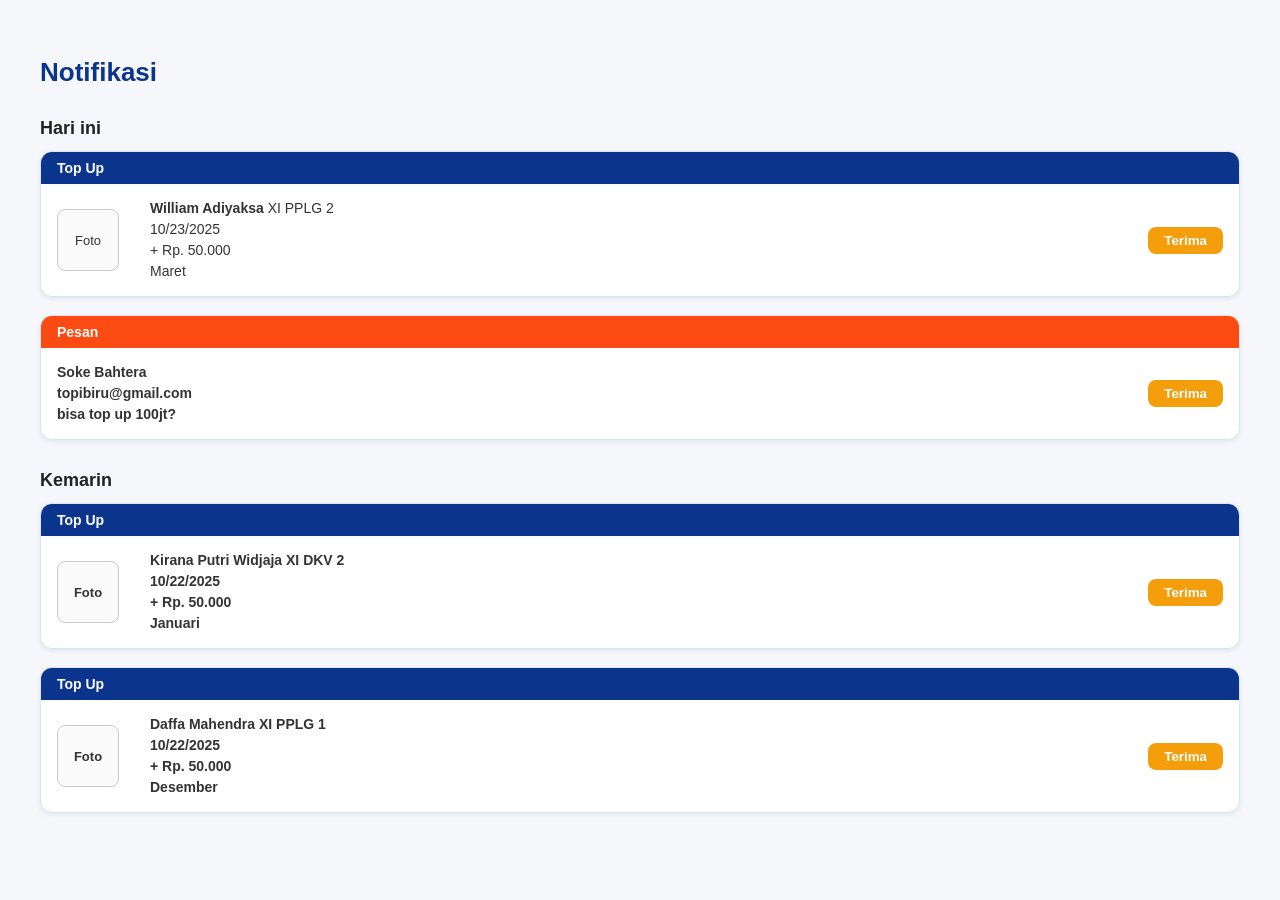
<file: noti.html>
<!DOCTYPE html>
<html lang="id">

<head>
    <meta charset="UTF-8">
    <meta name="viewport" content="width=device-width, initial-scale=1.0">
    <title>Notifications | Bank Smenza Smart</title>
    <link rel="stylesheet" href="notii.css">
</head>

<body>
    <div>
        <h1>Notifikasi</h1>

        <h2>Hari ini</h2>

        <div class="notif-card">
            <div class="notif-header">Top Up</div>
            <div class="notif-body">
                <div class="notif-content">
                    <div class="photo-box">Foto</div>
                    <div class="notif-info">
                        <span><b>William Adiyaksa</b> XI PPLG 2</span>
                        <span>10/23/2025</span>
                        <span>+ Rp. 50.000</span>
                        <span>Maret</span>
                    </div>
                </div>
                <button class="btn-accept">Terima</button>
            </div>
        </div>

        <div class="notif-card">
            <div class="notif-headerpesan">Pesan</div>
            <div class="notif-body">
                <div class="notif-content">
                    <div class="notif-info">
                        <span><b>Soke Bahtera</span>
                        <span>topibiru@gmail.com</span>
                        <span>bisa top up 100jt?</span>
                    </div>
                </div>
                <button class="btn-accept">Terima</button>
            </div>
        </div>

        <h2>Kemarin</h2>

        <div class="notif-card">
            <div class="notif-header">Top Up</div>
            <div class="notif-body">
                <div class="notif-content">
                    <div class="photo-box">Foto</div>
                    <div class="notif-info">
                        <span><b>Kirana Putri Widjaja</b> XI DKV 2</span>
                        <span>10/22/2025</span>
                        <span>+ Rp. 50.000</span>
                        <span>Januari</span>
                    </div>
                </div>
                <button class="btn-accept">Terima</button>
            </div>
        </div>

        <div class="notif-card">
            <div class="notif-header">Top Up</div>
            <div class="notif-body">
                <div class="notif-content">
                    <div class="photo-box">Foto</div>
                    <div class="notif-info">
                        <span><b>Daffa Mahendra</b> XI PPLG 1</span>
                        <span>10/22/2025</span>
                        <span>+ Rp. 50.000</span>
                        <span>Desember</span>
                    </div>
                </div>
                <button class="btn-accept">Terima</button>
            </div>
        </div>
    </div>
</body>

</html>
</file>
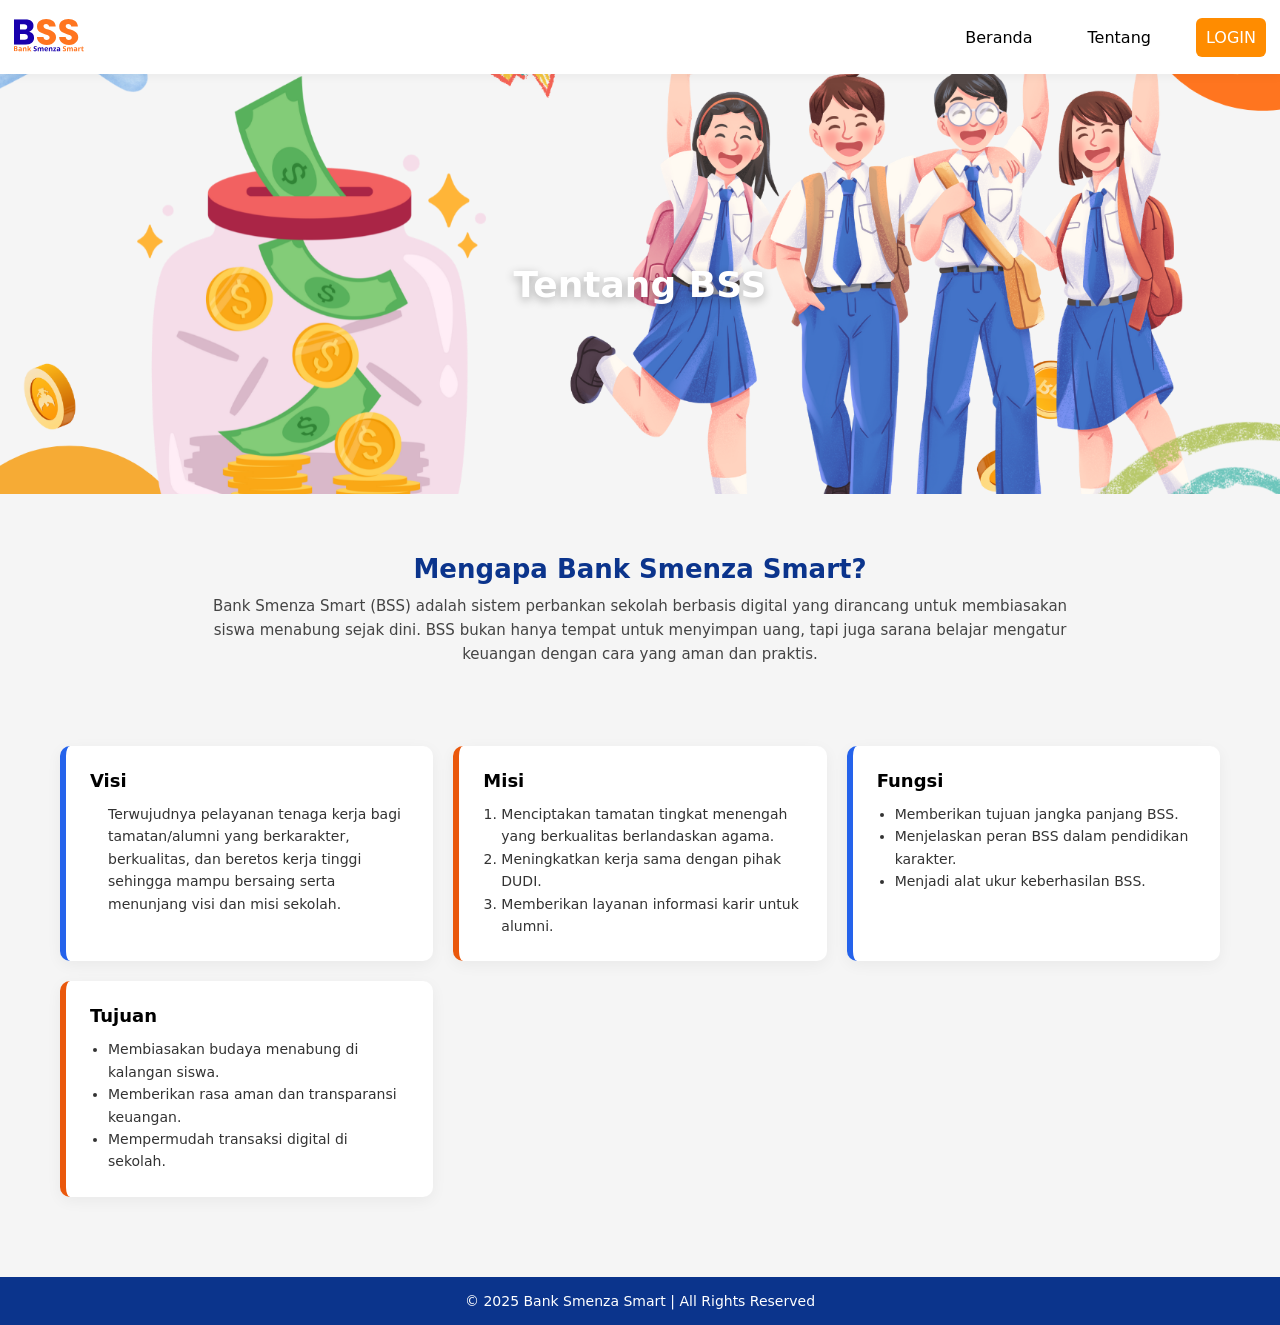
<file: tentan.html>
<!DOCTYPE html>
<html lang="id">

<head>
    <meta charset="UTF-8">
    <meta name="viewport" content="width=device-width, initial-scale=1.0">
    <title>Tentang BSS</title>
    <link rel="stylesheet" href="tentan.css">
</head>

<body>

    <!-- 🔹 NAVBAR -->
    <nav>
        <img src="img/BSS (1).svg" alt="Logo Bank Smenza Smart" class="logo">
        <div class="nav-links">
            <a href="index.html">Beranda</a>
            <a href="tentan.html">Tentang</a>
            <a href="login.html" class="login-btn">LOGIN</a>
        </div>
    </nav>

    <section class="hero">
        <div class="overlay">
            <h1>Tentang BSS</h1>
        </div>
    </section>

    <section class="about-section">
        <h2>Mengapa Bank Smenza Smart?</h2>
        <p>
            Bank Smenza Smart (BSS) adalah sistem perbankan sekolah berbasis digital
            yang dirancang untuk membiasakan siswa menabung sejak dini.
            BSS bukan hanya tempat untuk menyimpan uang, tapi juga sarana belajar
            mengatur keuangan dengan cara yang aman dan praktis.
        </p>
    </section>

    <section class="grid-section">
        <div class="card visi">
            <h3>Visi</h3>
            <p>
                Terwujudnya pelayanan tenaga kerja bagi tamatan/alumni yang
                berkarakter, berkualitas, dan beretos kerja tinggi sehingga mampu
                bersaing serta menunjang visi dan misi sekolah.
            </p>
        </div>

        <div class="card misi">
            <h3>Misi</h3>
            <ol>
                <li>Menciptakan tamatan tingkat menengah yang berkualitas berlandaskan agama.</li>
                <li>Meningkatkan kerja sama dengan pihak DUDI.</li>
                <li>Memberikan layanan informasi karir untuk alumni.</li>
            </ol>
        </div>

        <div class="card fungsi">
            <h3>Fungsi</h3>
            <ul>
                <li>Memberikan tujuan jangka panjang BSS.</li>
                <li>Menjelaskan peran BSS dalam pendidikan karakter.</li>
                <li>Menjadi alat ukur keberhasilan BSS.</li>
            </ul>
        </div>

        <div class="card tujuan">
            <h3>Tujuan</h3>
            <ul>
                <li>Membiasakan budaya menabung di kalangan siswa.</li>
                <li>Memberikan rasa aman dan transparansi keuangan.</li>
                <li>Mempermudah transaksi digital di sekolah.</li>
            </ul>
        </div>
    </section>

    <footer>
        <p>© 2025 Bank Smenza Smart | All Rights Reserved</p>
    </footer>

</body>

</html>
</file>
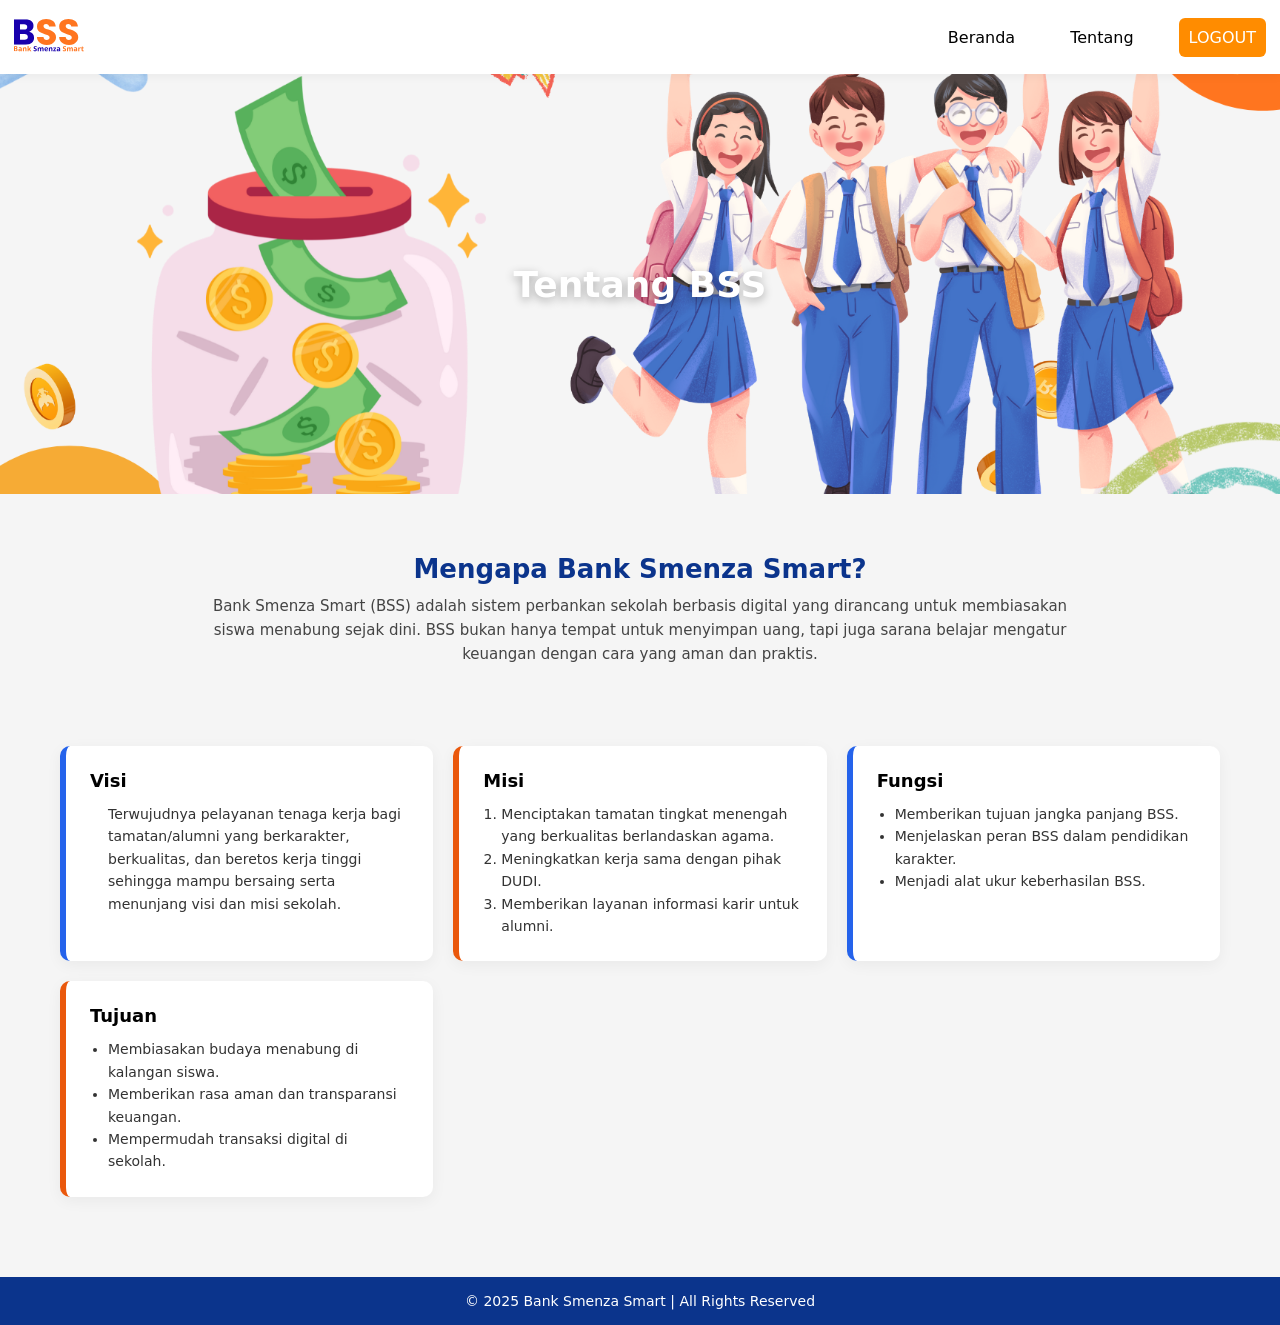
<file: tentanlo.html>
<!DOCTYPE html>
<html lang="id">

<head>
    <meta charset="UTF-8">
    <meta name="viewport" content="width=device-width, initial-scale=1.0">
    <title>Tentang BSS</title>
    <link rel="stylesheet" href="tentan.css">
</head>

<body>

    <!-- 🔹 NAVBAR -->
    <nav>
        <img src="img/BSS (1).svg" alt="Logo Bank Smenza Smart" class="logo">
        <div class="nav-links">
            <a href="index.html">Beranda</a>
            <a href="tentan.html">Tentang</a>
            <a href="dashboard.html" class="login-btn">LOGOUT</a>
        </div>
    </nav>

    <section class="hero">
        <div class="overlay">
            <h1>Tentang BSS</h1>
        </div>
    </section>

    <section class="about-section">
        <h2>Mengapa Bank Smenza Smart?</h2>
        <p>
            Bank Smenza Smart (BSS) adalah sistem perbankan sekolah berbasis digital
            yang dirancang untuk membiasakan siswa menabung sejak dini.
            BSS bukan hanya tempat untuk menyimpan uang, tapi juga sarana belajar
            mengatur keuangan dengan cara yang aman dan praktis.
        </p>
    </section>

    <section class="grid-section">
        <div class="card visi">
            <h3>Visi</h3>
            <p>
                Terwujudnya pelayanan tenaga kerja bagi tamatan/alumni yang
                berkarakter, berkualitas, dan beretos kerja tinggi sehingga mampu
                bersaing serta menunjang visi dan misi sekolah.
            </p>
        </div>

        <div class="card misi">
            <h3>Misi</h3>
            <ol>
                <li>Menciptakan tamatan tingkat menengah yang berkualitas berlandaskan agama.</li>
                <li>Meningkatkan kerja sama dengan pihak DUDI.</li>
                <li>Memberikan layanan informasi karir untuk alumni.</li>
            </ol>
        </div>

        <div class="card fungsi">
            <h3>Fungsi</h3>
            <ul>
                <li>Memberikan tujuan jangka panjang BSS.</li>
                <li>Menjelaskan peran BSS dalam pendidikan karakter.</li>
                <li>Menjadi alat ukur keberhasilan BSS.</li>
            </ul>
        </div>

        <div class="card tujuan">
            <h3>Tujuan</h3>
            <ul>
                <li>Membiasakan budaya menabung di kalangan siswa.</li>
                <li>Memberikan rasa aman dan transparansi keuangan.</li>
                <li>Mempermudah transaksi digital di sekolah.</li>
            </ul>
        </div>
    </section>

    <footer>
        <p>© 2025 Bank Smenza Smart | All Rights Reserved</p>
    </footer>

</body>

</html>
</file>
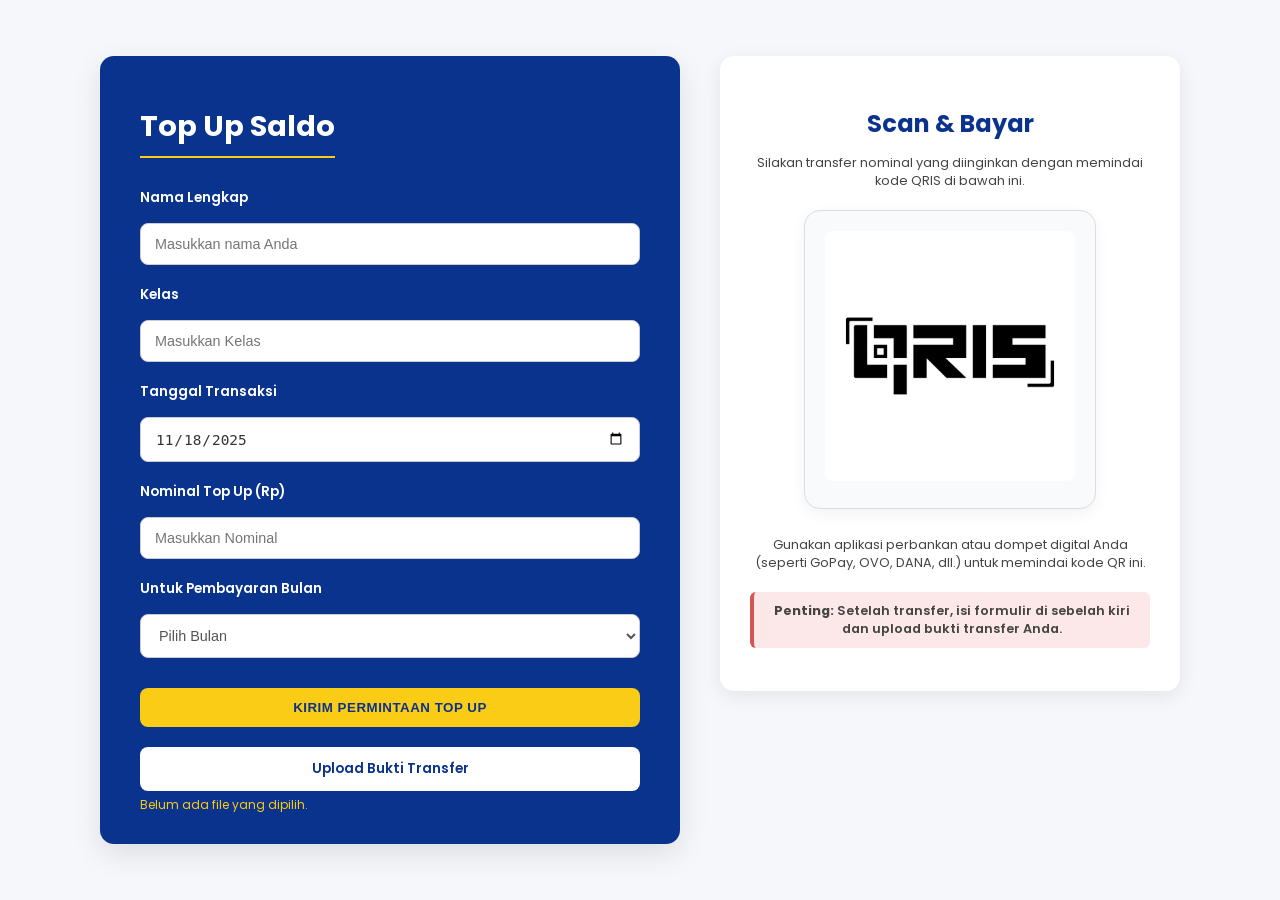
<file: topup.html>
<!DOCTYPE html>
<html lang="id">

<head>
    <meta charset="UTF-8">
    <meta name="viewport" content="width=device-width, initial-scale=1.0">
    <title>Top Up | Bank Smenza Smart</title>
    <link href="https://fonts.googleapis.com/css2?family=Poppins:wght@400;600;700&display=swap" rel="stylesheet">
    <link rel="stylesheet" href="topup.css">
</head>

<body>

    <div class="container">
        <div class="left-card">
            <h1>Top Up Saldo</h1>
            <form onsubmit="event.preventDefault(); kirimTopup();">

                <label for="inputNama">Nama Lengkap</label>
                <input id="inputNama" type="text" placeholder="Masukkan nama Anda" required>

                <label for="inputKelas">Kelas</label>
                <input id="inputKelas" type="text" placeholder="Masukkan Kelas" required>

                <label for="inputTanggal">Tanggal Transaksi</label>
                <input id="inputTanggal" type="date" value="2025-11-18" required>

                <label for="inputNominal">Nominal Top Up (Rp)</label>
                <input id="inputNominal" type="text" placeholder="Masukkan Nominal" min="1000" inputmode="numeric"
                    required>

                <label for="selectBulan">Untuk Pembayaran Bulan</label>
                <select id="selectBulan" required>
                    <option value="" disabled selected>Pilih Bulan</option>
                    <option value="Januari">Januari</option>
                    <option value="Februari">Februari</option>
                    <option value="Maret">Maret</option>
                    <option value="April">April</option>
                    <option value="Mei">Mei</option>
                    <option value="Juni">Juni</option>
                    <option value="Juli">Juli</option>
                    <option value="Agustus">Agustus</option>
                    <option value="September">September</option>
                    <option value="Oktober">Oktober</option>
                    <option value="November">November</option>
                    <option value="Desember">Desember</option>
                </select>

                <button type="submit" class="send-btn">Kirim Permintaan Top Up</button>

                <label class="upload-btn">
                    <input id="inputBukti" type="file" accept="image/*" hidden>
                     Upload Bukti Transfer
                </label>
                <span id="file-name" style="font-size: 12px; margin-top: -10px; color: #facc15;">Belum ada file yang
                    dipilih.</span>

            </form>
        </div>

        <div class="right-card">
            <h2>Scan & Bayar</h2>
            <p class="subtitle">Silakan transfer nominal yang diinginkan dengan memindai kode QRIS di bawah ini.</p>
            <div class="qr-box">
                <img src="img/Memproses.jpeg" alt="Kode QRIS untuk Pembayaran Top Up Bank Smenza Smart" loading="lazy">
            </div>
            <p>Gunakan aplikasi perbankan atau dompet digital Anda (seperti GoPay, OVO, DANA, dll.) untuk memindai kode
                QR ini.</p>
            <p class="warning-text"><strong>Penting:</strong> Setelah transfer, isi formulir di sebelah kiri dan upload bukti
                transfer Anda.</p>
        </div>
    </div>

    <script>
        const fileInput = document.getElementById('inputBukti');
        const fileNameDisplay = document.getElementById('file-name');

        fileInput.addEventListener('change', () => {
            if (fileInput.files.length > 0) {
                fileNameDisplay.textContent = `File dipilih: ${fileInput.files[0].name}`;
            } else {
                fileNameDisplay.textContent = 'Belum ada file yang dipilih.';
            }
        });
    </script>
</body>

</html>
</file>
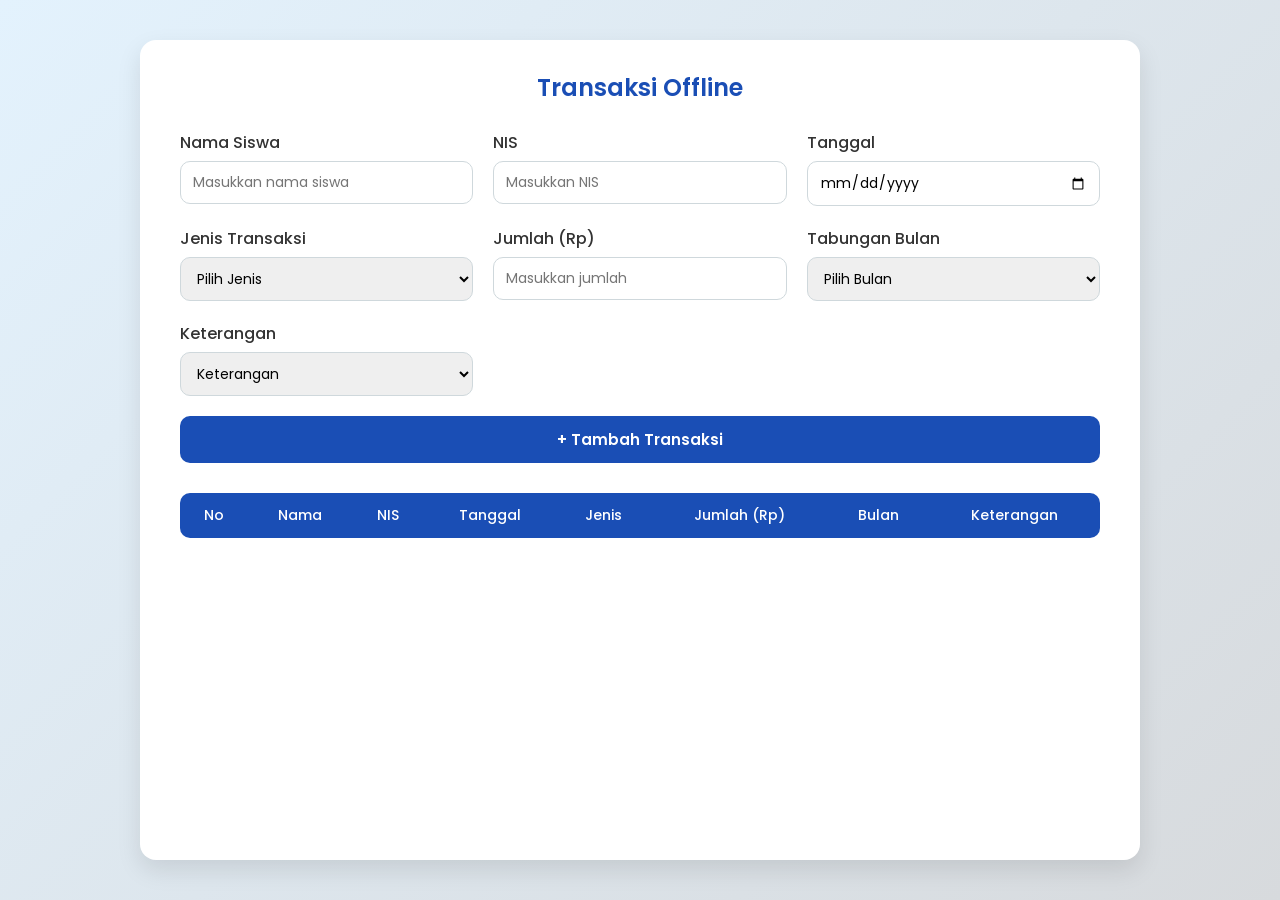
<file: tsoff.html>
<!DOCTYPE html>
<html lang="id">

<head>
    <meta charset="UTF-8">
    <meta name="viewport" content="width=device-width, initial-scale=1.0">
    <title>Admin | Transaksi Offline</title>
    <link href="https://fonts.googleapis.com/css2?family=Poppins:wght@400;500;600&display=swap" rel="stylesheet">
    <link rel="stylesheet" href="tsoff.css">
</head>

<body>

    <div class="container">
        <h2>Transaksi Offline</h2>

        <form id="transaksiForm">
            <div>
                <label>Nama Siswa</label>
                <input type="text" id="nama" placeholder="Masukkan nama siswa" required>
            </div>
            <div>
                <label>NIS</label>
                <input type="text" id="nis" placeholder="Masukkan NIS" required>
            </div>
            <div>
                <label>Tanggal</label>
                <input type="date" id="tanggal" required>
            </div>
            <div>
                <label>Jenis Transaksi</label>
                <select id="jenis" required>
                    <option value=""> Pilih Jenis </option>
                    <option value="Top Up">Top Up</option>
                    <option value="Tarik Tunai">Tarik Tunai</option>
                </select>
            </div>
            <div>
                <label>Jumlah (Rp)</label>
                <input type="number" id="jumlah" placeholder="Masukkan jumlah" required min="0">
            </div>
            <div>
                <label>Tabungan Bulan</label>
                <select id="bulan" required>
                    <option value="" disabled selected>Pilih Bulan</option>
                    <option value="Januari">Januari</option>
                    <option value="Februari">Februari</option>
                    <option value="Maret">Maret</option>
                    <option value="April">April</option>
                    <option value="Mei">Mei</option>
                    <option value="Juni">Juni</option>
                    <option value="Juli">Juli</option>
                    <option value="Agustus">Agustus</option>
                    <option value="September">September</option>
                    <option value="Oktober">Oktober</option>
                    <option value="November">November</option>
                    <option value="Desember">Desember</option>
                </select>
            </div>
            <div>
                <label>Keterangan</label>
                <select id="keterangan" required>
                    <option value=""> Keterangan </option>
                    <option value="Transfer Bank">Transfer Bank</option>
                    <option value="Teller">Teller</option>
                </select>
            </div>
            <button type="submit">+ Tambah Transaksi</button>
        </form>

        <table id="tabelTransaksi">
            <thead>
                <tr>
                    <th>No</th>
                    <th>Nama</th>
                    <th>NIS</th>
                    <th>Tanggal</th>
                    <th>Jenis</th>
                    <th>Jumlah (Rp)</th>
                    <th>Bulan</th>
                    <th>Keterangan</th>
                </tr>
            </thead>
            <tbody></tbody>
        </table>
    </div>

    <script src="tsoff.js"></script>
</body>

</html>
</file>
<file: dashbs.css>
* {
    margin: 0;
    padding: 0;
    box-sizing: border-box;
    font-family: system-ui, -apple-system, BlinkMacSystemFont, 'Segoe UI', Roboto, Oxygen, Ubuntu, Cantarell, 'Open Sans', 'Helvetica Neue', sans-serif;
}

body {
    background: whitesmoke;
    color: white;
    min-height: 100vh;
}

/* Navigation */
nav {
    display: flex;
    justify-content: space-between;
    align-items: center;
    padding: 18px 16px;
    background: #fff;
    box-shadow: 0 2px 10px rgba(0, 0, 0, 0.05);
    position: sticky;
    top: 0;
    z-index: 100;
}

.nav-links {
    display: flex;
    align-items: center;
    gap: 10px;
}

.logo {
    width: 90px;
    height: auto;
    display: block;
}

.nav-links a {
    margin-left: 25px;
    padding: 15px;
    text-decoration: none;
    color: #000000;
    font-weight: 500;
    transition: 0.3s;
    font-size: 20px;
}

.nav-links a:hover {
    color: #1a4eb5;
}

.login-btn {
    background-color: #ff8c00;
    color: #fff !important;
    padding: 4px 8px;
    border-radius: 6px;
    transition: 0.3s;
    text-decoration: none;
    font-weight: 600;
}

.login-btn:hover {
    background-color: #e97b00;
}

/* Hero Section */
.hero {
    text-align: center;
    padding: 10px 20px;
    background: url(img/smart\ \(1\).svg);
    background-size: cover;
    background-position: center;
    background-repeat: no-repeat;
    min-height: 900px;
    max-height: 100vh;
    display: flex;
    flex-direction: column;
    justify-content: flex-start;
    align-items: center;
    position: relative;
    width: 100%;
}

.hero-content {
    margin-top: 8rem;
    max-width: 800px;
    position: relative;
    z-index: 2;
}

.hero h3 {
    font-size: 3rem;
    color: #000000;
    margin-bottom: 20px;
    text-shadow: 2px 2px 4px rgba(255, 255, 255, 0.3);
    line-height: 1.2;
}

.hero p {
    font-size: 1.5rem;
    color: #000000;
    line-height: 2rem;
    opacity: 2;
    max-width: 600px;
    margin: 0 auto;
}

/* FEATURE CARDS */
.features {
    display: grid;
    grid-template-columns: repeat(auto-fit, minmax(280px, 1fr));
    gap: 2rem;
    padding: 4rem 5%;
    max-width: 1200px;
    margin: auto;
}

.feature-card {
    background: #fff;
    border-radius: 12px;
    border: 1px solid rgba(0, 0, 0, 0.1);
    box-shadow: 0 4px 16px rgba(0, 0, 0, 0.08);
    padding: 2rem;
    text-align: center;
    transition: all 0.3s ease;
}

.feature-card:hover {
    transform: translateY(-5px);
    box-shadow: 0 8px 24px rgba(0, 0, 0, 0.15);
}

.feature-header h3 {
    font-size: 1.4rem;
    font-weight: 700;
    color: #004AAD;
    margin-bottom: 1rem;
}

.feature-card p {
    color: #444;
    font-size: 1rem;
    margin-bottom: 1.5rem;
    line-height: 1.5;
}

.feature-btn {
    background: #F28C28;
    border: none;
    color: #fff;
    padding: 0.6rem 1.5rem;
    font-size: 1rem;
    font-weight: 600;
    border-radius: 10px;
    cursor: pointer;
    transition: 0.3s ease;
}

.feature-btn:hover {
    background: #f7a541;
    transform: translateY(-2px);
}

/* Footer */
footer {
    background: #003985;
    text-align: center;
    color: whitesmoke;
    padding: 2rem;
    margin-top: 3rem;
    border-top: 1px solid rgba(255, 255, 255, 0.1);
}
</file>
<file: dashadsty.css>
/* RESET DASAR */
* {
    margin: 0;
    padding: 0;
    box-sizing: border-box;
    font-family: 'Poppins', sans-serif;
}

body {
    background-color: #fff;
    color: #222;
    display: flex;
    flex-direction: column;
    min-height: 100vh;
}

/* NAVBAR */
nav {
    display: flex;
    justify-content: space-between;
    align-items: center;
    padding: 17px 15px;
    background: #fff;
    box-shadow: 0 2px 10px rgba(0, 0, 0, 0.05);
    position: sticky;
    top: 0;
    z-index: 100;
}

.nav-links {
    display: flex;
    align-items: center;
    gap: 15px;
}

.logo {
    width: 90px;
    height: auto;
    display: block;
}

.nav-links a {
    margin-left: 30px;
    padding: 15px;
    text-decoration: none;
    color: #333;
    font-weight: 600;
    transition: 0.3s;
    font-size: 18px;
}

.nav-links a:hover {
    color: #1a4eb5;
}

/* Notifikasi Icon */
.notif-icon {
    position: relative;
    color: #000;
    font-size: 22px;
    margin-right: 15px;
    transition: 0.3s;
}

.notif-icon:hover {
    color: #1a4eb5;
}

/* Badge bulat kecil di atas lonceng */
.notif-badge {
    position: absolute;
    top: -6px;
    right: -8px;
    background: red;
    color: white;
    font-size: 10px;
    font-weight: bold;
    padding: 2px 6px;
    border-radius: 50%;
}

.logout-btn {
    background-color: #ff8c00;
    color: #fff !important;
    padding: 7px 14px;
    border-radius: 6px;
    transition: 0.3s;
    text-decoration: none;
    font-weight: 600;
}

.logout-btn:hover {
    background-color: #e97b00;
}

/* HERO SECTION */
.hero {
    text-align: center;
    padding: 60px 70px 90px;
}

.hero h1 {
    font-size: 3rem;
    font-weight: 700;
    line-height: 1.3;
    margin-bottom: 25px;
}

.hero span {
    color: #000;
}

.hero p {
    color: #555;
    margin-bottom: 40px;
    font-size: 1.05em;
}

/* SEARCH BAR */
.search-bar {
    margin: 0 auto 60px;
    display: flex;
    justify-content: center;
    align-items: center;
    max-width: 400px;
    background: #fff;
    border: 1.5px solid #ccc;
    border-radius: 50px;
    padding: 5px 5px;
    box-shadow: 0 3px 6px rgba(0, 0, 0, 0.05);
}

.search-bar input {
    border: none;
    outline: none;
    flex: 1;
    padding: 10px;
    font-size: 0.95em;
    border-radius: 50px;
}

.search-bar button {
    border: none;
    background: none;
    cursor: pointer;
    font-size: 1.1em;
    color: #666;
}

/* CARDS */
.cards {
    display: flex;
    justify-content: center;
    flex-wrap: wrap;
    gap: 60px;
    margin-top: 20px;
}

.card {
    width: 280px;
    background: #fff;
    border-radius: 12px;
    padding: 25px;
    box-shadow: 4px 8px 19px rgba(0, 0, 0, 0.1);
    transition: 0.3s;
}

.card:hover {
    transform: translateY(-5px);
}

.card h3 {
    font-size: 1.2em;
    margin-bottom: 10px;
}

.card p {
    font-size: 0.9em;
    color: #555;
    margin-bottom: 15px;
}

.card-btn {
    display: inline-block;
    background-color: #ff8c00;
    color: #fff;
    border: none;
    padding: 8px 20px;
    border-radius: 6px;
    cursor: pointer;
    text-decoration: none;
    font-weight: 600;
    transition: 0.3s;
}

.card-btn:hover {
    background-color: #e97b00;
    transform: translateY(-2px);
}

/* FOOTER */
footer {
    background-color: #0d2d7c;
    color: #fff;
    text-align: center;
    padding: 15px 0;
    margin-top: auto;
    font-size: 0.9em;
}

/* ANIMASI FADE-IN */
@keyframes fadeInUp {
    from {
        opacity: 0;
        transform: translateY(30px);
    }

    to {
        opacity: 1;
        transform: translateY(0);
    }
}

.fade-in {
    opacity: 0;
    transform: translateY(30px);
    transition: all 0.8s ease;
}

.fade-in.appear {
    opacity: 1;
    transform: translateY(0);
}

.fade-delay-1 {
    transition-delay: 0.2s;
}

.fade-delay-2 {
    transition-delay: 0.4s;
}

.fade-delay-3 {
    transition-delay: 0.6s;
}
</file>
<file: helpsty.css>
:root {
    --brand-blue: #0b348c;
    --muted: #6b7280;
    --accent: #fde047;
    --card-border: #e6eefc;
    --bg: #f8fafc;
}

* {
    box-sizing: border-box
}

body {
    font-family: "Poppins", sans-serif;
    background: var(--bg);
    margin: 0;
    color: #111827;
}

.page {
    min-height: 100vh;
    padding: 48px 20px;
}

/* container */
.container {
    max-width: 1000px;
    margin: 0 auto;
    background: #fff;
    padding: 36px;
    border-radius: 14px;
    position: relative;
    box-shadow: 0 10px 30px rgba(11, 52, 140, 0.06);
    overflow: visible;
}

/* header */
.page-header h1 {
    color: var(--brand-blue);
    margin: 0 0 6px 0;
    font-size: 28px;
}

.lead {
    margin: 0 0 20px 0;
    color: var(--muted);
    font-size: 14px;
}

/* grid cards */
.help-area .cards {
    display: grid;
    grid-template-columns: repeat(2, 1fr);
    gap: 18px;
}

/* card base */
.card {
    background: #ffffff;
    border: 1px solid var(--card-border);
    padding: 18px;
    border-radius: 12px;
    box-shadow: 0 3px 10px rgba(11, 52, 140, 0.03);
    transition: transform .18s ease, box-shadow .18s ease;
}

.card:hover {
    transform: translateY(-6px);
    box-shadow: 0 10px 30px rgba(11, 52, 140, 0.09);
}

.card .icon {
    width: 44px;
    height: 44px;
    border-radius: 10px;
    display: flex;
    align-items: center;
    justify-content: center;
    background: linear-gradient(180deg, rgba(11, 52, 140, 0.05), rgba(11, 52, 140, 0.02));
    color: var(--brand-blue);
    font-size: 18px;
    margin-bottom: 10px;
}

.card h3 {
    margin: 0 0 8px 0;
    font-size: 17px;
    color: #0f172a;
}

.card p {
    margin: 0 0 10px 0;
    color: var(--muted);
    font-size: 14px;
    line-height: 1.6;
}

.steps,
.reasons {
    margin: 8px 0 0 18px;
    padding: 0;
    color: var(--muted);
    font-size: 14px;
}

/* contact card tweaks */
.contact-card .contact-form {
    margin-top: 8px;
    display: flex;
    flex-direction: column;
    gap: 8px;
}

.contact-form label {
    font-size: 13px;
    color: var(--muted);
}

.contact-form input,
.contact-form textarea {
    padding: 10px 12px;
    border-radius: 8px;
    border: 1px solid #e6eefc;
    background: #fbfdff;
    font-size: 14px;
    color: #111827;
    resize: vertical;
}

.form-actions {
    margin-top: 6px;
    display: flex;
    justify-content: flex-start;
}

.btn {
    padding: 8px 14px;
    border-radius: 8px;
    font-weight: 600;
    cursor: pointer;
    border: none;
    font-size: 14px;
}

.btn.primary {
    background: var(--brand-blue);
    color: #fff;
    box-shadow: 0 6px 18px rgba(11, 52, 140, 0.12);
}

.contact-info {
    margin-top: 12px;
    font-size: 14px;
    color: var(--muted);
}

/* footer */
.page-footer {
    margin-top: 18px;
    text-align: center;
    color: var(--muted);
    font-size: 13px;
}

/* responsive */
@media (max-width:900px) {
    .help-area .cards {
        grid-template-columns: 1fr;
    }

    .container {
        padding: 20px;
    }

    .blob-left,
    .blob-right {
        display: none;
    }
}
</file>
<file: kelolasty.css>
body {
    font-family: "Poppins", sans-serif;
    background-color: #f0f2f5;
    margin: 0;
    padding: 50px;
    color: #333;
}

.container {
    max-width: 1400px;
    margin: auto;
    background: #ffffff;
    padding: 20px 60px;
    border-radius: 16px;
    box-shadow: 0 8px 25px rgba(0, 0, 0, 0.08);
}

h1 {
    color: #0b348c;
    font-size: 24px;
    margin-bottom: 6px;
    text-align: left;
}

.subtitle {
    color: #555;
    font-size: 14px;
    margin-bottom: 18px;
    text-align: left;
}

/* filter + search */
.filter-search {
    display: flex;
    justify-content: space-between;
    gap: 12px;
    align-items: center;
    margin-bottom: 16px;
    flex-wrap: wrap;
}

.filter-left {
    display: flex;
    gap: 10px;
    align-items: center;
}

label {
    font-weight: 600;
    color: #333;
}

select,
input[type="text"] {
    padding: 8px 12px;
    border-radius: 8px;
    border: 1px solid #ccc;
    background-color: #f9fafb;
    font-size: 14px;
    font-weight: 500;
    color: #333;
    transition: all .18s ease;
}

select:focus,
input[type="text"]:focus {
    border-color: #0b348c;
    box-shadow: 0 0 6px rgba(11, 52, 140, 0.12);
    outline: none;
    background-color: #fff;
}

.search-container input {
    width: 260px;
}

/* TABLE ADJUSTED STYLE  */
table {
    width: 100%;
    border-collapse: collapse;
    border-radius: 12px;
    overflow: hidden;
    table-layout: fixed;
}

thead {
    background-color: #0b348c;
    color: #fff;
}

th,
td {
    padding: 10px 8px;
    text-align: center;
    border-bottom: 1px solid #e6eefc;
    font-size: 14px;
    word-wrap: break-word;
}

tbody tr:hover {
    background-color: #f6f9ff;
    transition: .15s;
}

td:last-child {
    white-space: nowrap;
}

/* status badge */
.status {
    font-weight: 600;
    padding: 5px 10px;
    border-radius: 8px;
    display: inline-block;
    font-size: 13px;
    transition: transform .2s, filter .2s;
}

.status.aktif {
    background-color: #d1fae5;
    color: #15803d;
    border: 1px solid #86efac;
}

.status.nonaktif {
    background-color: #fee2e2;
    color: #b91c1c;
    border: 1px solid #fca5a5;
}

.status:hover {
    transform: scale(1.03);
}

/* buttons */
button {
    border: none;
    padding: 6px 10px;
    border-radius: 6px;
    cursor: pointer;
    font-weight: 600;
    font-size: 13px;
    transition: all .18s ease;
    margin: 0 2px;
}

.edit {
    background: #fde047;
    color: #000;
}

.hapus {
    background: #ef4444;
    color: #fff;
}

.edit:hover {
    transform: scale(1.04);
    background: #facc15;
}

.hapus:hover {
    transform: scale(1.04);
    background: #dc2626;
}

/* responsive tweaks */
@media (max-width: 880px) {
    .search-container input {
        width: 160px;
    }

    th,
    td {
        font-size: 13px;
        padding: 8px 10px;
    }
}

@media (max-width: 560px) {
    .filter-search {
        flex-direction: column;
        align-items: stretch;
    }

    .search-container input {
        width: 100%;
    }
}
</file>
<file: lapoo.css>
body {
      font-family: "Poppins", sans-serif;
      background-color: #f5f7fa;
      margin: 0;
      padding: 40px;
      color: #333;
  }

  h1 {
      text-align: center;
      color: #0b348c;
      font-size: 24px;
      margin-bottom: 30px;
  }

  .info-box {
      display: grid;
      grid-template-columns: repeat(2, 1fr);
      background-color: #0b348c;
      color: white;
      border-radius: 12px;
      margin-bottom: 30px;
      overflow: hidden;
  }

  .info-item {
      padding: 16px 24px;
      font-size: 15px;
      border-bottom: 1px solid rgba(255, 255, 255, 0.2);
      border-right: 1px solid rgba(255, 255, 255, 0.2);
  }

  .info-item:last-child,
  .info-item:nth-child(2) {
      border-right: none;
  }

  table {
      width: 100%;
      border-collapse: collapse;
      border-radius: 12px;
      overflow: hidden;
      font-size: 14px;
  }

  thead {
      background-color: #0b348c;
      color: white;
  }

  th,
  td {
      padding: 10px 12px;
      text-align: center;
      border-bottom: 1px solid #e2e8f0;
  }

  tbody tr:nth-child(even) {
      background-color: #eafaf1;
  }

  tbody tr:nth-child(odd) {
      background-color: #f1faf7;
  }

  .amount {
      color: #f59e0b;
      font-weight: 600;
  }

  h2 {
      text-align: center;
      color: #111;
      margin: 30px 0 10px;
      font-size: 18px;
  }

.print-btn {
    display: block;
    margin: 20px auto 0;
    padding: 10px 22px;
    background-color: #0b348c;
    color: white;
    font-weight: 600;
    border: none;
    border-radius: 8px;
    cursor: pointer;
    transition: all 0.2s ease;
}

.print-btn:hover {
    background-color: #102f70;
    transform: scale(1.03);
}

@media print {
    body {
        background: white;
        padding: 0;
    }

    .container {
        box-shadow: none;
        border-radius: 0;
        padding: 20px;
    }

    .print-btn {
        display: none;
    }

    table,
    .info-box {
        page-break-inside: avoid;
    }
}

@media (max-width: 700px) {
    .info-box {
        grid-template-columns: 1fr;
    }

    th,
    td {
        font-size: 13px;
        padding: 8px;
    }

}
</file>
<file: login.css>
@import url('https://fonts.googleapis.com/css2?family=Montserrat:wght@300;400;500;600;700&display=swap');

* {
    margin: 0;
    padding: 0;
    box-sizing: border-box;
    font-family: 'Montserrat', sans-serif;
}

body {
    background-color: #c9d6ff;
    background: linear-gradient(to right, #e2e2e2, #c9d6ff);
    display: flex;
    align-items: center;
    justify-content: center;
    flex-direction: column;
    height: 100vh;
}

.container {
    background-color: #fff;
    border-radius: 30px;
    box-shadow: 0 5px 15px rgba(0, 0, 0, 0.35);
    position: relative;
    overflow: hidden;
    width: 768px;
    max-width: 100%;
    min-height: 480px;
}

.container p {
    font-size: 14px;
    line-height: 20px;
    letter-spacing: 0.3px;
    margin: 20px 0;
}

.container span {
    font-size: 12px;
}

.container a {
    color: #333;
    font-size: 13px;
    text-decoration: none;
    margin: 15px 0 10px;
}

.container button {
    background-color: #0b348c;
    color: #fff;
    font-size: 12px;
    padding: 10px 45px;
    border: 1px solid transparent;
    border-radius: 8px;
    font-weight: 600;
    letter-spacing: 0.5px;
    text-transform: uppercase;
    margin-top: 10px;
    cursor: pointer;
}

.container button.hidden {
    background-color: transparent;
    border-color: #fff;
}

.container form {
    background-color: #fff;
    display: flex;
    align-items: center;
    justify-content: center;
    flex-direction: column;
    padding: 0 40px;
    height: 100%;
}

.container input {
    background-color: #eee;
    border: none;
    margin: 8px 0;
    padding: 10px 15px;
    font-size: 13px;
    border-radius: 8px;
    width: 100%;
    outline: none;
}

.form-container {
    position: absolute;
    top: 0;
    height: 100%;
    transition: all 0.6s ease-in-out;
}

.sign-in {
    left: 0;
    width: 50%;
    z-index: 2;
}

.container.active .sign-in {
    transform: translateX(100%);
}

.sign-up {
    left: 0;
    width: 50%;
    opacity: 0;
    z-index: 1;
}

.container.active .sign-up {
    transform: translateX(100%);
    opacity: 1;
    z-index: 5;
    animation: move 0.6s;
}

@keyframes move {

    0%,
    49.99% {
        opacity: 0;
        z-index: 1;
    }

    50%,
    100% {
        opacity: 1;
        z-index: 5;
    }
}

.social-icons {
    margin: 20px 0;
}

.social-icons a {
    border: 1px solid #ccc;
    border-radius: 20%;
    display: inline-flex;
    justify-content: center;
    align-items: center;
    margin: 0 3px;
    width: 40px;
    height: 40px;
}

.toggle-container {
    position: absolute;
    top: 0;
    left: 50%;
    width: 50%;
    height: 100%;
    overflow: hidden;
    transition: all 0.6s ease-in-out;
    border-radius: 150px 0 0 100px;
    z-index: 1000;
}

.container.active .toggle-container {
    transform: translateX(-100%);
    border-radius: 0 150px 100px 0;
}

.toggle {
    background-color: #0b348c;
    height: 100%;
    background: linear-gradient(to right, #243596, #0b348c);
    color: #fff;
    position: relative;
    left: -100%;
    height: 100%;
    width: 200%;
    transform: translateX(0);
    transition: all 0.6s ease-in-out;
}

.container.active .toggle {
    transform: translateX(50%);
}

.toggle-panel {
    position: absolute;
    width: 50%;
    height: 100%;
    display: flex;
    align-items: center;
    justify-content: center;
    flex-direction: column;
    padding: 0 30px;
    text-align: center;
    top: 0;
    transform: translateX(0);
    transition: all 0.6s ease-in-out;
}

.toggle-left {
    transform: translateX(-200%);
}

.container.active .toggle-left {
    transform: translateX(0);
}

.toggle-right {
    right: 0;
    transform: translateX(0);
}

.container.active .toggle-right {
    transform: translateX(200%);
}
</file>
<file: notii.css>
body {
     font-family: "Poppins", sans-serif;
     background-color: #f5f7fa;
     margin: 0;
     padding: 40px;
     color: #333;
 }

 h1 {
     color: #0b348c;
     font-size: 26px;
     margin-bottom: 10px;
 }

 h2 {
     color: #222;
     font-size: 18px;
     margin-top: 30px;
     margin-bottom: 12px;
 }

 .notif-card {
     border: 1px solid #dbe2f0;
     border-radius: 12px;
     background-color: #fff;
     margin-bottom: 18px;
     overflow: hidden;
     box-shadow: 0 2px 5px rgba(11, 52, 140, 0.08);
 }

 .notif-header {
     background-color: #0b348c;
     color: #fff;
     padding: 8px 16px;
     font-weight: 600;
     font-size: 14px;
 }

 .notif-headerpesan {
    background-color: #fc4a13;
    color: #fff;
    padding: 8px 16px;
    font-weight: 600;
    font-size: 14px;
 }

 .notif-body {
     display: flex;
     justify-content: space-between;
     align-items: center;
     padding: 14px 16px;
     flex-wrap: wrap;
 }

 .notif-info {
     font-size: 14px;
     line-height: 1.5;
     color: #333;
 }

 .notif-info span {
     display: block;
 }

 .photo-box {
     width: 60px;
     height: 60px;
     border: 1px solid #ccc;
     border-radius: 8px;
     display: flex;
     align-items: center;
     justify-content: center;
     font-size: 13px;
     background-color: #fafafa;
     margin-right: 15px;
 }

 .notif-content {
     display: flex;
     align-items: center;
     gap: 16px;
     flex: 1;
     min-width: 250px;
 }

 .btn-accept {
     background-color: #f59e0b;
     color: white;
     font-weight: 600;
     border: none;
     border-radius: 8px;
     padding: 6px 16px;
     cursor: pointer;
     transition: all 0.2s ease;
 }

 .btn-accept:hover {
     background-color: #d97706;
 }

 /* Responsive */
 @media (max-width: 700px) {
     .notif-body {
         flex-direction: column;
         align-items: flex-start;
         gap: 10px;
     }

     .notif-content {
         flex-direction: row;
         align-items: flex-start;
         width: 100%;
     }

     .btn-accept {
         align-self: flex-end;
     }
           }
</file>
<file: tentan.css>
* {
    margin: 0;
    padding: 0;
    box-sizing: border-box;
    font-family: system-ui, -apple-system, BlinkMacSystemFont, 'Segoe UI', Roboto, Oxygen, Ubuntu, Cantarell, 'Open Sans', 'Helvetica Neue', sans-serif;
}

body {
    background: whitesmoke;
    color: white;
    min-height: 100vh;
}

/* Navigation */
nav {
    display: flex;
    justify-content: space-between;
    align-items: center;
    padding: 16px 14px;
    background: #fff;
    box-shadow: 0 2px 10px rgba(0, 0, 0, 0.05);
    position: sticky;
    top: 0;
    z-index: 100;
}

.nav-links {
    display: flex;
    align-items: center;
    gap: 10px;
}

.logo {
    width: 70px;
    height: auto;
    display: block;
}

.nav-links a {
    margin-left: 25px;
    padding: 10px;
    text-decoration: none;
    color: #000000;
    font-weight: 500;
    transition: 0.3s;
}

.nav-links a:hover {
    color: #1a4eb5;
}

.login-btn {
    background-color: #ff8c00;
    color: #fff !important;
    padding: 5px 10px;
    border-radius: 6px;
    transition: 0.3s;
    text-decoration: none;
    font-weight: 600;
}

.login-btn:hover {
    background-color: #e97b00;
}

/* 🔹 HERO SECTION */
.hero {
    width: 100%;
    height: 420px;
    background-image: url("img/anak.png");
    background-size: cover;
    background-position: center;
    position: relative;
}

.hero .overlay {
    width: 100%;
    height: 100%;
    display: flex;
    justify-content: center;
    align-items: center;
}

.hero h1 {
    color: rgb(255, 255, 255);
    font-size: 36px;
    font-weight: 700;
    text-shadow: 0 3px 10px rgba(0, 0, 0, 0.3);
}

/* 🔹 MENGAPA SECTION */
.about-section {
    text-align: center;
    padding: 60px 20px 40px;
    max-width: 900px;
    margin: auto;
}

.about-section h2 {
    color: #0b348c;
    font-size: 26px;
    margin-bottom: 10px;
}

.about-section p {
    color: #444;
    font-size: 15px;
    line-height: 1.6;
}

/* 🔹 GRID (Visi, Misi, Fungsi, Tujuan) */
.grid-section {
    display: grid;
    grid-template-columns: repeat(auto-fit, minmax(280px, 1fr));
    gap: 20px;
    padding: 40px 60px;
}

.card {
    background: #fff;
    border-radius: 10px;
    padding: 24px;
    box-shadow: 0 4px 15px rgba(0, 0, 0, 0.05);
    border-left: 6px solid transparent;
}

.card h3 {
    margin-bottom: 12px;
    color: #000000;
    font-size: 18px;
}

.visi {
    border-left-color: #2563eb;
}

.misi {
    border-left-color: #ea580c;
}

.fungsi {
    border-left-color: #2563eb;
}

.tujuan {
    border-left-color: #ea580c;
}

.card ul,
.card ol, 
.card p {
    margin: 0;
    padding-left: 18px;
    color: #333;
    line-height: 1.6;
    font-size: 14px;
}

/* 🔹 FOOTER */
footer {
    background-color: #0b348c;
    color: white;
    text-align: center;
    padding: 16px;
    font-size: 14px;
    margin-top: 40px;
}
</file>
<file: topup.css>
:root {
    --color-primary: #0a338d;
    /* Biru Bank Smenza Smart */
    --color-secondary: #facc15;
    /* Kuning Aksen */
    --color-text-dark: #333;
    --color-text-light: #f5f7fa;
    --shadow-primary: 0 10px 30px rgba(0, 0, 0, 0.1);
    --shadow-secondary: 0 5px 20px rgba(0, 0, 0, 0.08);
}

body {
    font-family: "Poppins", sans-serif;
    background: #f5f7fa;
    margin: 0;
    padding: 0;
    display: flex;
    justify-content: center;
    align-items: center;
    min-height: 100vh;
}

.container {
    display: flex;
    justify-content: center;
    align-items: flex-start;
    gap: 40px;
    flex-wrap: wrap;
    padding: 50px 40px;
    max-width: 1200px;
    width: 100%;
}

/* LEFT FORM */
.left-card {
    flex: 1;
    min-width: 320px;
    max-width: 500px;
    background: var(--color-primary);
    color: white;
    border-radius: 14px;
    padding: 30px 40px;
    box-shadow: var(--shadow-primary);
    animation: fadeIn 0.8s ease-out;
}

.left-card h1 {
    font-size: 1.8rem;
    margin-bottom: 25px;
    font-weight: 700;
    border-bottom: 2px solid var(--color-secondary);
    padding-bottom: 8px;
    display: inline-block;
}

form {
    display: flex;
    flex-direction: column;
    gap: 15px;
}

label {
    font-weight: 600;
    font-size: 0.85rem;
    margin-top: 5px;
}

input[type="text"],
input[type="date"],
input[type="number"],
#selectBulan {
    padding: 12px 14px;
    border-radius: 8px;
    border: 1px solid #ccc;
    font-size: 0.9rem;
    color: var(--color-text-dark);
    width: 100%;
    box-sizing: border-box;
    transition: all 0.2s ease;
}

#selectBulan {
    color: #555;
    background-color: white;
}

#selectBulan option:first-child {
    color: #999;
}


input:focus,
#selectBulan:focus {
    outline: 2px solid var(--color-secondary);
    background-color: #fff;
    color: var(--color-text-dark);
    border-color: var(--color-secondary);
    box-shadow: 0 0 5px rgba(250, 204, 21, 0.5);
}

.send-btn {
    background: var(--color-secondary);
    border: none;
    padding: 12px;
    border-radius: 8px;
    color: var(--color-primary);
    font-weight: 700;
    cursor: pointer;
    margin-top: 15px;
    transition: 0.3s ease;
    text-transform: uppercase;
    letter-spacing: 0.5px;
}

.send-btn:hover {
    background: #eab308;
    transform: translateY(-2px);
    box-shadow: 0 4px 10px rgba(0, 0, 0, 0.2);
}

.upload-btn {
    background: white;
    color: var(--color-primary);
    padding: 12px;
    border-radius: 8px;
    text-align: center;
    display: block;
    cursor: pointer;
    font-weight: 600;
    transition: 0.25s;
    margin-top: 5px;
}

.upload-btn:hover {
    background: #e9e9e9;
}

/* RIGHT CARD */
.right-card {
    flex: 1;
    min-width: 320px;
    max-width: 400px;
    background: white;
    border-radius: 14px;
    padding: 30px;
    text-align: center;
    box-shadow: var(--shadow-secondary);
    animation: fadeIn 0.8s ease-out 0.2s backwards;
}

.right-card h2 {
    color: var(--color-primary);
    font-size: 1.5rem;
    margin-bottom: 10px;
    font-weight: 700;
}

.subtitle {
    font-size: 0.85rem;
    color: #666;
    margin-bottom: 20px;
}

.qr-box {
    background: #f8fafc;
    border: 1px solid #ddd;
    border-radius: 16px;
    display: inline-block;
    padding: 20px;
    box-shadow: 0 5px 15px rgba(0, 0, 0, 0.05);
    margin-bottom: 15px;
}

.qr-box img {
    width: 250px;
    height: 250px;
    object-fit: contain;
    border-radius: 8px;
}

.right-card p {
    color: #444;
    font-size: 0.8rem;
    line-height: 1.4;
}

.warning-text {
    font-weight: 600;
    color: #d9534f;
    margin-top: 20px;
    padding: 10px;
    background-color: #fce8e8;
    border-radius: 6px;
    border-left: 4px solid #d9534f;
}

@keyframes fadeIn {
    from {
        opacity: 0;
        transform: translateY(10px);
    }

    to {
        opacity: 1;
        transform: translateY(0);
    }
}

@media (max-width: 900px) {
    .container {
        flex-direction: column;
        align-items: center;
        gap: 30px;
        padding: 30px 20px;
    }

    .left-card,
    .right-card {
        max-width: 100%;
        min-width: unset;
        width: 100%;
    }
}

@media (max-width: 400px) {
    .left-card {
        padding: 20px;
    }

    .qr-box img {
        width: 180px;
        height: 180px;
    }
}
</file>
<file: tsoff.css>
* {
    margin: 0;
    padding: 0;
    box-sizing: border-box;
    font-family: 'Poppins', sans-serif;
}

body {
    background: linear-gradient(135deg, #e3f2fd, #d7dadd);
    min-height: 100vh;
    padding: 40px 20px;
    display: flex;
    justify-content: center;
}

.container {
    width: 100%;
    max-width: 1000px;
    background: #fff;
    border-radius: 16px;
    box-shadow: 0 10px 25px rgba(0, 0, 0, 0.1);
    padding: 30px 40px;
    animation: fadeIn 0.6s ease;
}

@keyframes fadeIn {
    from {
        opacity: 0;
        transform: translateY(10px);
    }

    to {
        opacity: 1;
        transform: translateY(0);
    }
}

h2 {
    text-align: center;
    font-weight: 600;
    color: #1a4eb5;
    margin-bottom: 25px;
}

form {
    display: grid;
    grid-template-columns: repeat(auto-fit, minmax(220px, 1fr));
    gap: 20px;
    margin-bottom: 30px;
}

label {
    font-weight: 500;
    color: #333;
    margin-bottom: 6px;
    display: block;
}

input,
select {
    width: 100%;
    padding: 10px 12px;
    border: 1.5px solid #cfd8dc;
    border-radius: 10px;
    font-size: 14px;
    transition: 0.2s;
}

input:focus,
select:focus {
    border-color: #1a4eb5;
    outline: none;
    box-shadow: 0 0 0 2px rgba(30, 136, 229, 0.2);
}

button {
    grid-column: 1 / -1;
    padding: 12px;
    border: none;
    border-radius: 10px;
    background: #1a4eb5;
    color: #fff;
    font-weight: 600;
    cursor: pointer;
    font-size: 15px;
    transition: 0.3s;
}

button:hover {
    background: #1565c0;
    transform: scale(1.02);
}

table {
    width: 100%;
    border-collapse: collapse;
    border-radius: 10px;
    overflow: hidden;
}

th {
    background: #1a4eb5;
    color: white;
    text-align: center;
    padding: 12px;
    font-weight: 500;
    font-size: 14px;
}

td {
    padding: 10px 12px;
    text-align: center;
    border-bottom: 1px solid #e0e0e0;
    font-size: 14px;
    color: #444;
}

tr:hover {
    background: #f5faff;
}
</file>
